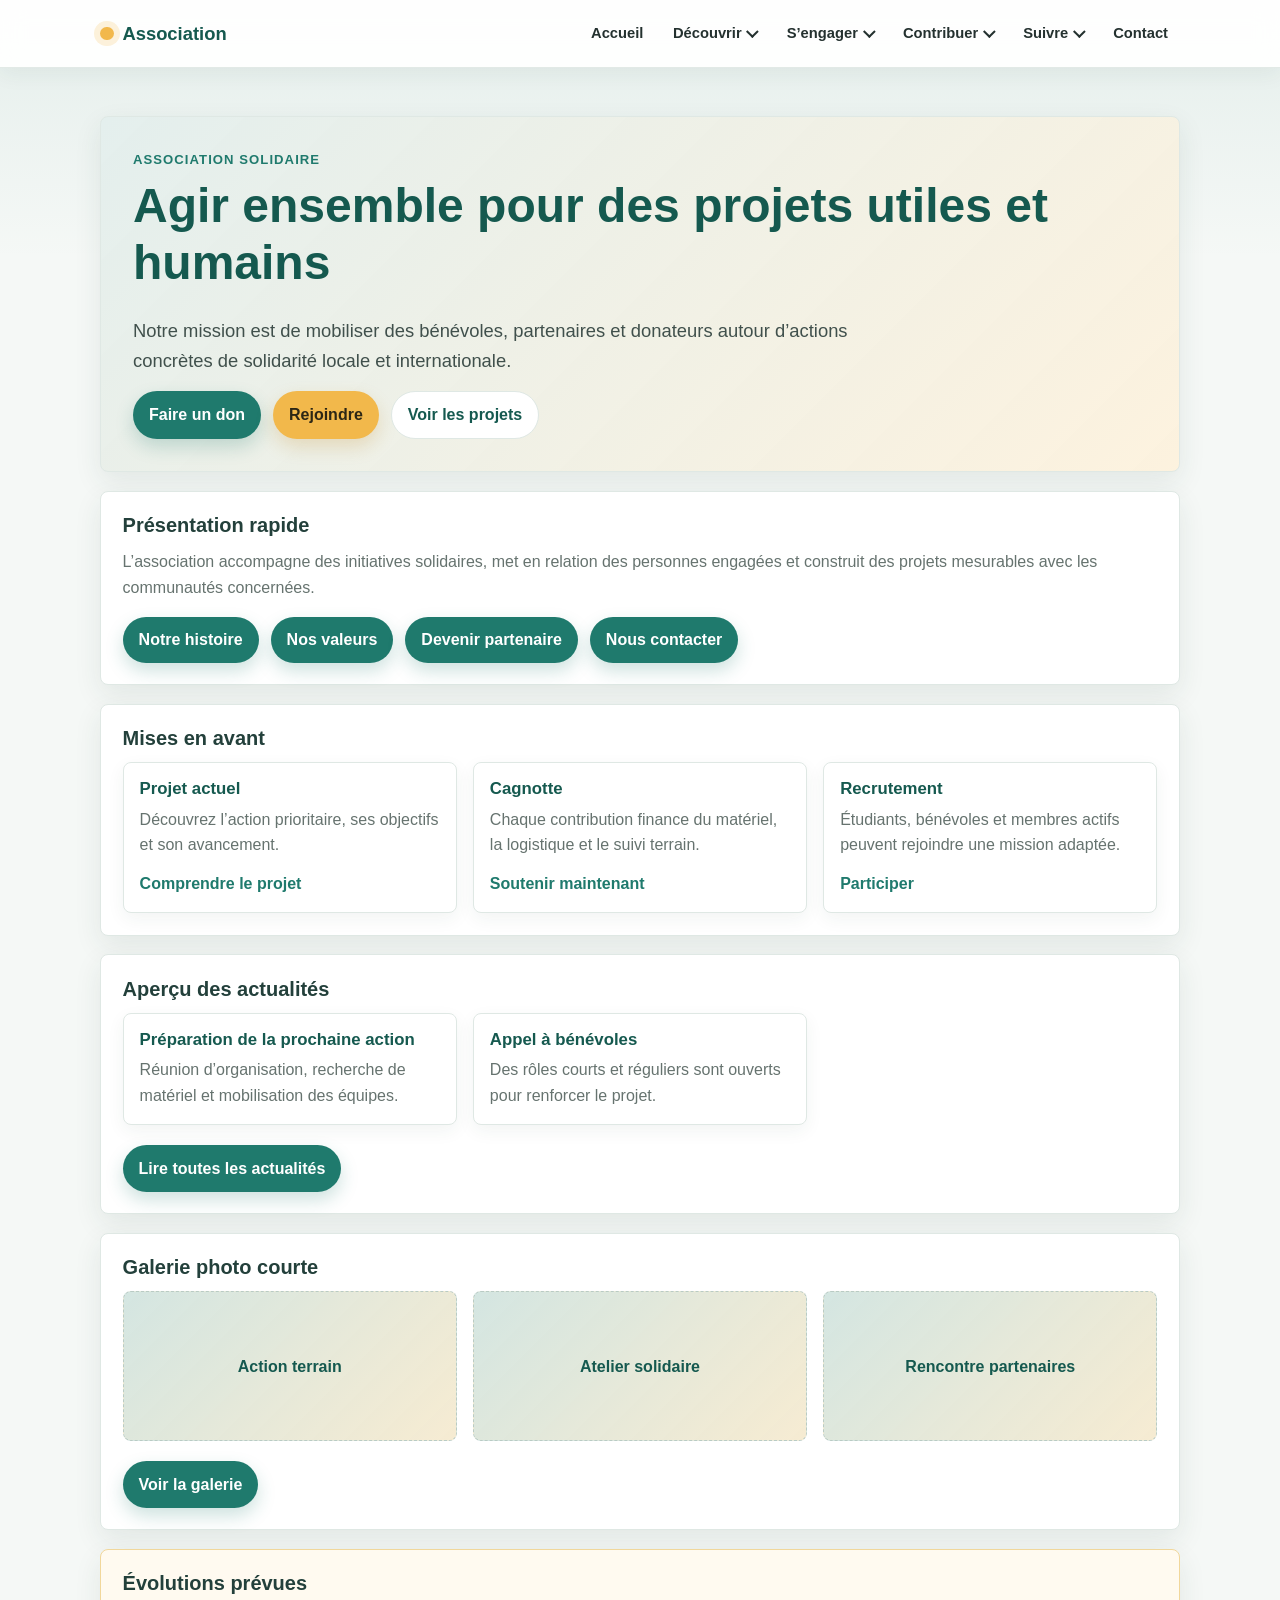
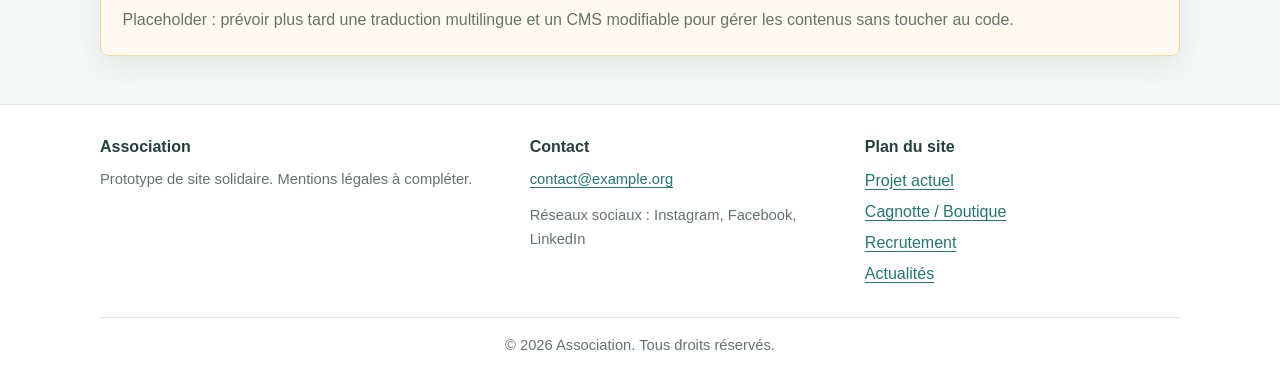
<file: index.html>
<!DOCTYPE html>
<html lang="fr">
<head>
    <meta charset="UTF-8">
    <meta name="viewport" content="width=device-width, initial-scale=1.0">
    <title>Accueil - Association</title>
    <link rel="stylesheet" href="css/style.css">
</head>
<body>
    <header class="site-header">
        <a class="site-logo" href="index.html">Association</a>
        <nav class="site-nav" aria-label="Navigation principale">
            <ul class="nav-list">
                <li><a href="index.html">Accueil</a></li>
                <li class="nav-item-dropdown">
                    <a href="projet-actuel.html">Découvrir</a>
                    <ul class="dropdown-menu">
                        <li><a href="projet-actuel.html">Projet actuel</a></li>
                        <li><a href="historique.html">Historique</a></li>
                        <li><a href="valeurs-solidarite.html">Valeurs &amp; Solidarité</a></li>
                        <li><a href="photos-galerie.html">Photos / Galerie</a></li>
                    </ul>
                </li>
                <li class="nav-item-dropdown">
                    <a href="recrutement.html">S’engager</a>
                    <ul class="dropdown-menu">
                        <li><a href="recrutement.html">Recrutement</a></li>
                        <li><a href="partenariats.html">Partenariats</a></li>
                    </ul>
                </li>
                <li class="nav-item-dropdown">
                    <a href="cagnotte-boutique.html">Contribuer</a>
                    <ul class="dropdown-menu">
                        <li><a href="cagnotte-boutique.html">Cagnotte / Boutique</a></li>
                    </ul>
                </li>
                <li class="nav-item-dropdown">
                    <a href="actualites.html">Suivre</a>
                    <ul class="dropdown-menu">
                        <li><a href="actualites.html">Actualités</a></li>
                    </ul>
                </li>
                <li><a href="contact.html">Contact</a></li>
            </ul>
        </nav>
    </header>

    <main>
        <section class="hero">
            <p class="eyebrow">Association solidaire</p>
            <h1>Agir ensemble pour des projets utiles et humains</h1>
            <p class="lead">Notre mission est de mobiliser des bénévoles, partenaires et donateurs autour d’actions concrètes de solidarité locale et internationale.</p>
            <div class="cta-row">
                <a class="button" href="cagnotte-boutique.html">Faire un don</a>
                <a class="button button-secondary" href="recrutement.html">Rejoindre</a>
                <a class="button button-light" href="projet-actuel.html">Voir les projets</a>
            </div>
        </section>

        <section>
            <h2>Présentation rapide</h2>
            <p>L’association accompagne des initiatives solidaires, met en relation des personnes engagées et construit des projets mesurables avec les communautés concernées.</p>
            <div class="quick-links">
                <a href="historique.html">Notre histoire</a>
                <a href="valeurs-solidarite.html">Nos valeurs</a>
                <a href="partenariats.html">Devenir partenaire</a>
                <a href="contact.html">Nous contacter</a>
            </div>
        </section>

        <section>
            <h2>Mises en avant</h2>
            <div class="card-grid">
                <article class="card">
                    <h3>Projet actuel</h3>
                    <p>Découvrez l’action prioritaire, ses objectifs et son avancement.</p>
                    <a href="projet-actuel.html">Comprendre le projet</a>
                </article>
                <article class="card">
                    <h3>Cagnotte</h3>
                    <p>Chaque contribution finance du matériel, la logistique et le suivi terrain.</p>
                    <a href="cagnotte-boutique.html">Soutenir maintenant</a>
                </article>
                <article class="card">
                    <h3>Recrutement</h3>
                    <p>Étudiants, bénévoles et membres actifs peuvent rejoindre une mission adaptée.</p>
                    <a href="recrutement.html">Participer</a>
                </article>
            </div>
        </section>

        <section>
            <h2>Aperçu des actualités</h2>
            <div class="card-grid">
                <article class="card">
                    <h3>Préparation de la prochaine action</h3>
                    <p>Réunion d’organisation, recherche de matériel et mobilisation des équipes.</p>
                </article>
                <article class="card">
                    <h3>Appel à bénévoles</h3>
                    <p>Des rôles courts et réguliers sont ouverts pour renforcer le projet.</p>
                </article>
            </div>
            <p><a href="actualites.html">Lire toutes les actualités</a></p>
        </section>

        <section>
            <h2>Galerie photo courte</h2>
            <div class="gallery-preview">
                <div class="photo-placeholder">Action terrain</div>
                <div class="photo-placeholder">Atelier solidaire</div>
                <div class="photo-placeholder">Rencontre partenaires</div>
            </div>
            <p><a href="photos-galerie.html">Voir la galerie</a></p>
        </section>

        <section class="notice">
            <h2>Évolutions prévues</h2>
            <p>Placeholder : prévoir plus tard une traduction multilingue et un CMS modifiable pour gérer les contenus sans toucher au code.</p>
        </section>
    </main>

    <footer class="site-footer">
        <div class="footer-grid">
            <div>
                <h2>Association</h2>
                <p>Prototype de site solidaire. Mentions légales à compléter.</p>
            </div>
            <div>
                <h2>Contact</h2>
                <p><a href="contact.html">contact@example.org</a></p>
                <p>Réseaux sociaux : Instagram, Facebook, LinkedIn</p>
            </div>
            <div>
                <h2>Plan du site</h2>
                <ul class="footer-links">
                    <li><a href="projet-actuel.html">Projet actuel</a></li>
                    <li><a href="cagnotte-boutique.html">Cagnotte / Boutique</a></li>
                    <li><a href="recrutement.html">Recrutement</a></li>
                    <li><a href="actualites.html">Actualités</a></li>
                </ul>
            </div>
        </div>
        <p class="footer-bottom">&copy; 2026 Association. Tous droits réservés.</p>
    </footer>
</body>
</html>
</file>
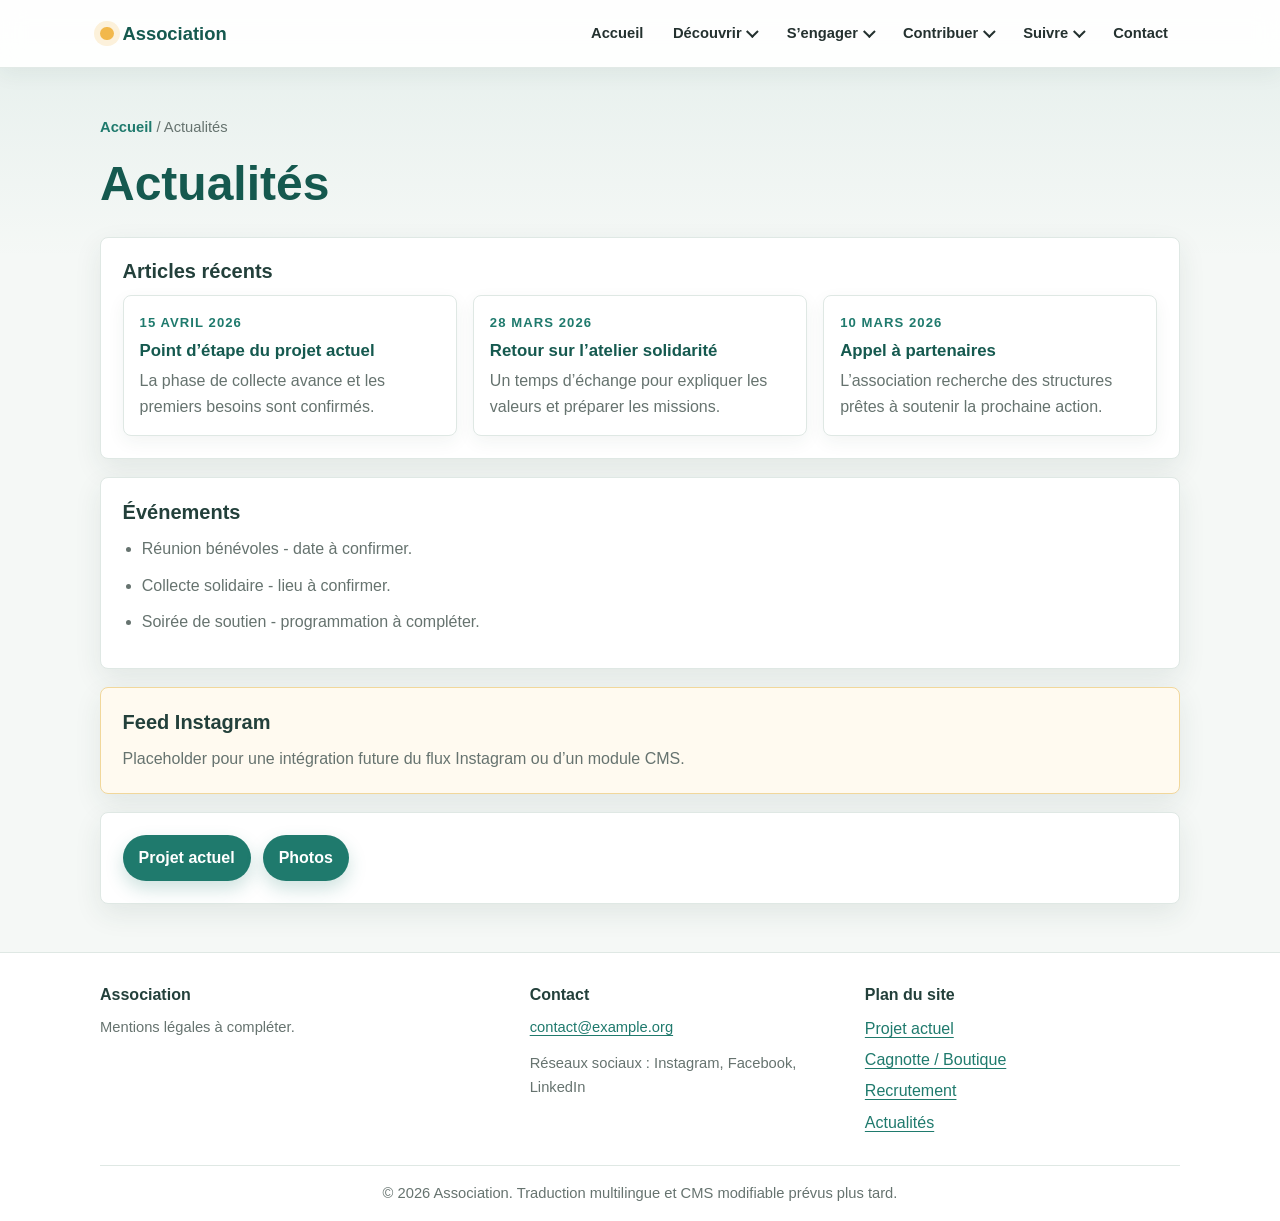
<file: actualites.html>
<!DOCTYPE html>
<html lang="fr">
<head>
    <meta charset="UTF-8">
    <meta name="viewport" content="width=device-width, initial-scale=1.0">
    <title>Actualités - Association</title>
    <link rel="stylesheet" href="css/style.css">
</head>
<body>
    <header class="site-header">
        <a class="site-logo" href="index.html">Association</a>
        <nav class="site-nav" aria-label="Navigation principale">
            <ul class="nav-list">
                <li><a href="index.html">Accueil</a></li>
                <li class="nav-item-dropdown"><a href="projet-actuel.html">Découvrir</a><ul class="dropdown-menu"><li><a href="projet-actuel.html">Projet actuel</a></li><li><a href="historique.html">Historique</a></li><li><a href="valeurs-solidarite.html">Valeurs &amp; Solidarité</a></li><li><a href="photos-galerie.html">Photos / Galerie</a></li></ul></li>
                <li class="nav-item-dropdown"><a href="recrutement.html">S’engager</a><ul class="dropdown-menu"><li><a href="recrutement.html">Recrutement</a></li><li><a href="partenariats.html">Partenariats</a></li></ul></li>
                <li class="nav-item-dropdown"><a href="cagnotte-boutique.html">Contribuer</a><ul class="dropdown-menu"><li><a href="cagnotte-boutique.html">Cagnotte / Boutique</a></li></ul></li>
                <li class="nav-item-dropdown"><a href="actualites.html">Suivre</a><ul class="dropdown-menu"><li><a href="actualites.html">Actualités</a></li></ul></li>
                <li><a href="contact.html">Contact</a></li>
            </ul>
        </nav>
    </header>

    <main>
        <nav class="breadcrumb" aria-label="Fil d’Ariane"><a href="index.html">Accueil</a> / Actualités</nav>
        <h1>Actualités</h1>

        <section>
            <h2>Articles récents</h2>
            <div class="card-grid">
                <article class="card"><p class="eyebrow">15 avril 2026</p><h3>Point d’étape du projet actuel</h3><p>La phase de collecte avance et les premiers besoins sont confirmés.</p></article>
                <article class="card"><p class="eyebrow">28 mars 2026</p><h3>Retour sur l’atelier solidarité</h3><p>Un temps d’échange pour expliquer les valeurs et préparer les missions.</p></article>
                <article class="card"><p class="eyebrow">10 mars 2026</p><h3>Appel à partenaires</h3><p>L’association recherche des structures prêtes à soutenir la prochaine action.</p></article>
            </div>
        </section>

        <section>
            <h2>Événements</h2>
            <ul class="clean-list">
                <li>Réunion bénévoles - date à confirmer.</li>
                <li>Collecte solidaire - lieu à confirmer.</li>
                <li>Soirée de soutien - programmation à compléter.</li>
            </ul>
        </section>

        <section class="embed-placeholder">
            <h2>Feed Instagram</h2>
            <p>Placeholder pour une intégration future du flux Instagram ou d’un module CMS.</p>
        </section>

        <section class="quick-links"><a href="projet-actuel.html">Projet actuel</a><a href="photos-galerie.html">Photos</a></section>
    </main>

    <footer class="site-footer"><div class="footer-grid"><div><h2>Association</h2><p>Mentions légales à compléter.</p></div><div><h2>Contact</h2><p><a href="contact.html">contact@example.org</a></p><p>Réseaux sociaux : Instagram, Facebook, LinkedIn</p></div><div><h2>Plan du site</h2><ul class="footer-links"><li><a href="projet-actuel.html">Projet actuel</a></li><li><a href="cagnotte-boutique.html">Cagnotte / Boutique</a></li><li><a href="recrutement.html">Recrutement</a></li><li><a href="actualites.html">Actualités</a></li></ul></div></div><p class="footer-bottom">&copy; 2026 Association. Traduction multilingue et CMS modifiable prévus plus tard.</p></footer>
</body>
</html>
</file>
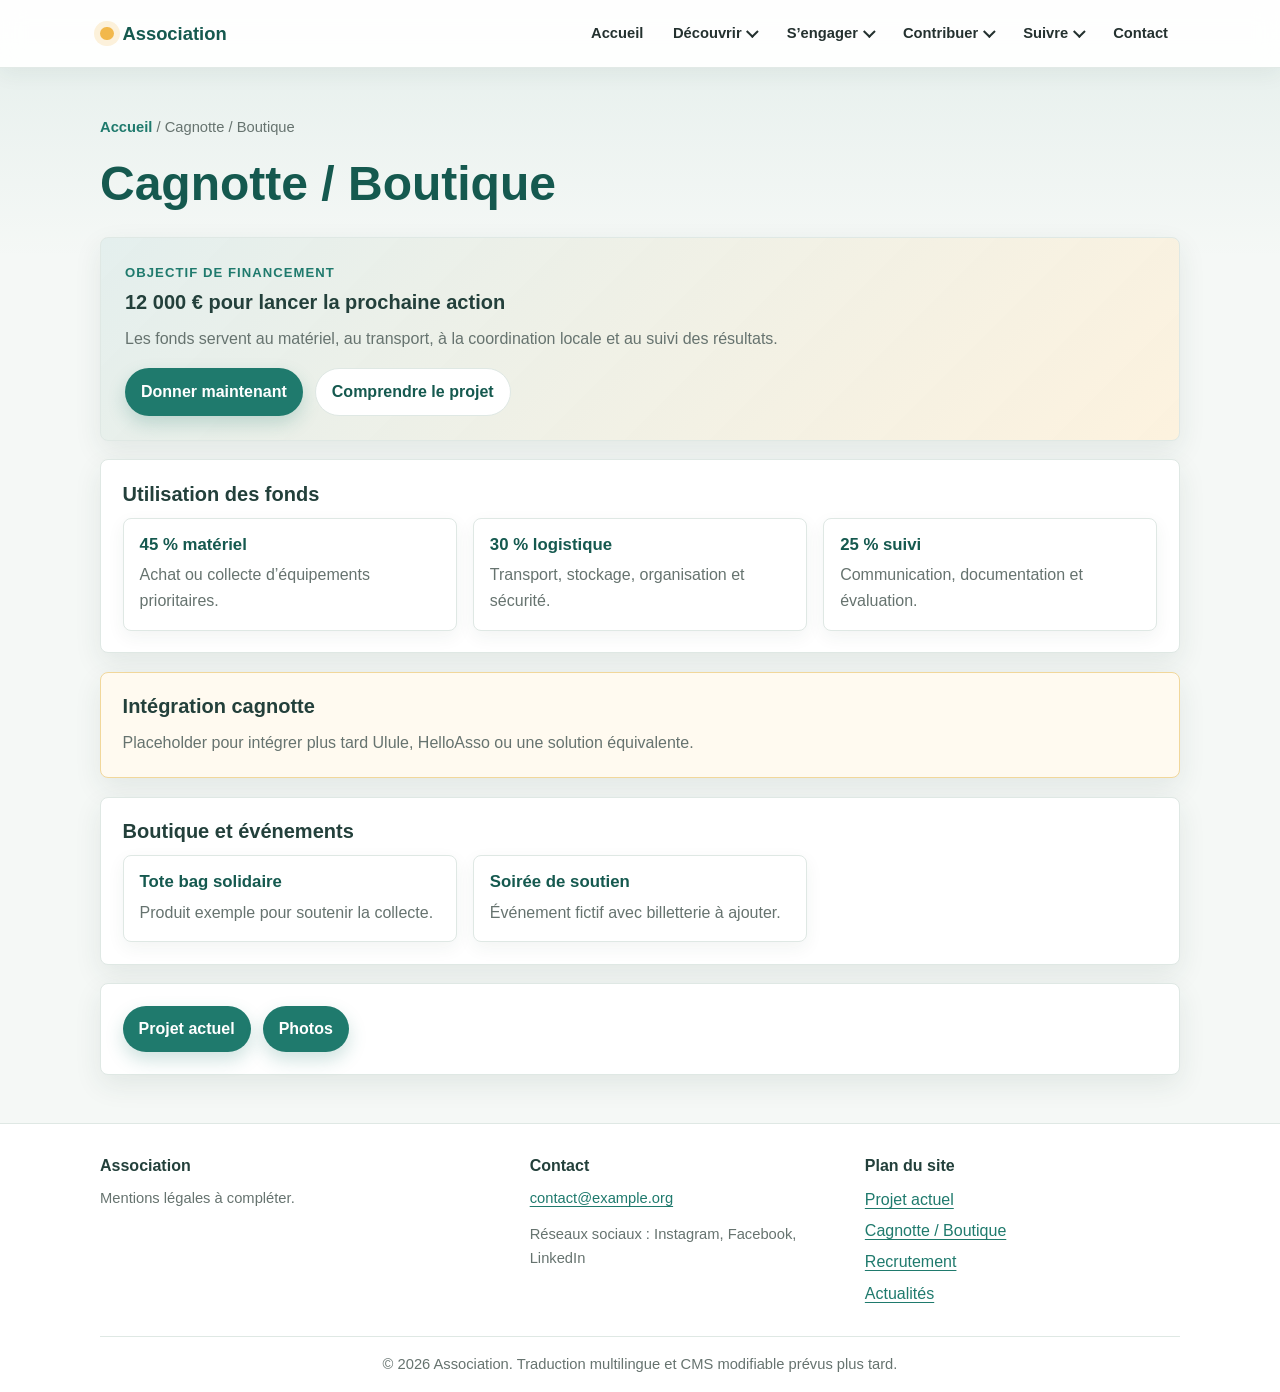
<file: cagnotte-boutique.html>
<!DOCTYPE html>
<html lang="fr">
<head>
    <meta charset="UTF-8">
    <meta name="viewport" content="width=device-width, initial-scale=1.0">
    <title>Cagnotte / Boutique - Association</title>
    <link rel="stylesheet" href="css/style.css">
</head>
<body>
    <header class="site-header">
        <a class="site-logo" href="index.html">Association</a>
        <nav class="site-nav" aria-label="Navigation principale">
            <ul class="nav-list">
                <li><a href="index.html">Accueil</a></li>
                <li class="nav-item-dropdown"><a href="projet-actuel.html">Découvrir</a><ul class="dropdown-menu"><li><a href="projet-actuel.html">Projet actuel</a></li><li><a href="historique.html">Historique</a></li><li><a href="valeurs-solidarite.html">Valeurs &amp; Solidarité</a></li><li><a href="photos-galerie.html">Photos / Galerie</a></li></ul></li>
                <li class="nav-item-dropdown"><a href="recrutement.html">S’engager</a><ul class="dropdown-menu"><li><a href="recrutement.html">Recrutement</a></li><li><a href="partenariats.html">Partenariats</a></li></ul></li>
                <li class="nav-item-dropdown"><a href="cagnotte-boutique.html">Contribuer</a><ul class="dropdown-menu"><li><a href="cagnotte-boutique.html">Cagnotte / Boutique</a></li></ul></li>
                <li class="nav-item-dropdown"><a href="actualites.html">Suivre</a><ul class="dropdown-menu"><li><a href="actualites.html">Actualités</a></li></ul></li>
                <li><a href="contact.html">Contact</a></li>
            </ul>
        </nav>
    </header>

    <main>
        <nav class="breadcrumb" aria-label="Fil d’Ariane"><a href="index.html">Accueil</a> / Cagnotte / Boutique</nav>
        <h1>Cagnotte / Boutique</h1>

        <section class="hero hero-compact">
            <p class="eyebrow">Objectif de financement</p>
            <h2>12 000 € pour lancer la prochaine action</h2>
            <p>Les fonds servent au matériel, au transport, à la coordination locale et au suivi des résultats.</p>
            <div class="cta-row"><a class="button" href="#">Donner maintenant</a><a class="button button-light" href="projet-actuel.html">Comprendre le projet</a></div>
        </section>

        <section>
            <h2>Utilisation des fonds</h2>
            <div class="card-grid">
                <article class="card"><h3>45 % matériel</h3><p>Achat ou collecte d’équipements prioritaires.</p></article>
                <article class="card"><h3>30 % logistique</h3><p>Transport, stockage, organisation et sécurité.</p></article>
                <article class="card"><h3>25 % suivi</h3><p>Communication, documentation et évaluation.</p></article>
            </div>
        </section>

        <section class="embed-placeholder">
            <h2>Intégration cagnotte</h2>
            <p>Placeholder pour intégrer plus tard Ulule, HelloAsso ou une solution équivalente.</p>
        </section>

        <section>
            <h2>Boutique et événements</h2>
            <div class="card-grid">
                <article class="card"><h3>Tote bag solidaire</h3><p>Produit exemple pour soutenir la collecte.</p></article>
                <article class="card"><h3>Soirée de soutien</h3><p>Événement fictif avec billetterie à ajouter.</p></article>
            </div>
        </section>

        <section class="quick-links"><a href="projet-actuel.html">Projet actuel</a><a href="photos-galerie.html">Photos</a></section>
    </main>

    <footer class="site-footer"><div class="footer-grid"><div><h2>Association</h2><p>Mentions légales à compléter.</p></div><div><h2>Contact</h2><p><a href="contact.html">contact@example.org</a></p><p>Réseaux sociaux : Instagram, Facebook, LinkedIn</p></div><div><h2>Plan du site</h2><ul class="footer-links"><li><a href="projet-actuel.html">Projet actuel</a></li><li><a href="cagnotte-boutique.html">Cagnotte / Boutique</a></li><li><a href="recrutement.html">Recrutement</a></li><li><a href="actualites.html">Actualités</a></li></ul></div></div><p class="footer-bottom">&copy; 2026 Association. Traduction multilingue et CMS modifiable prévus plus tard.</p></footer>
</body>
</html>
</file>
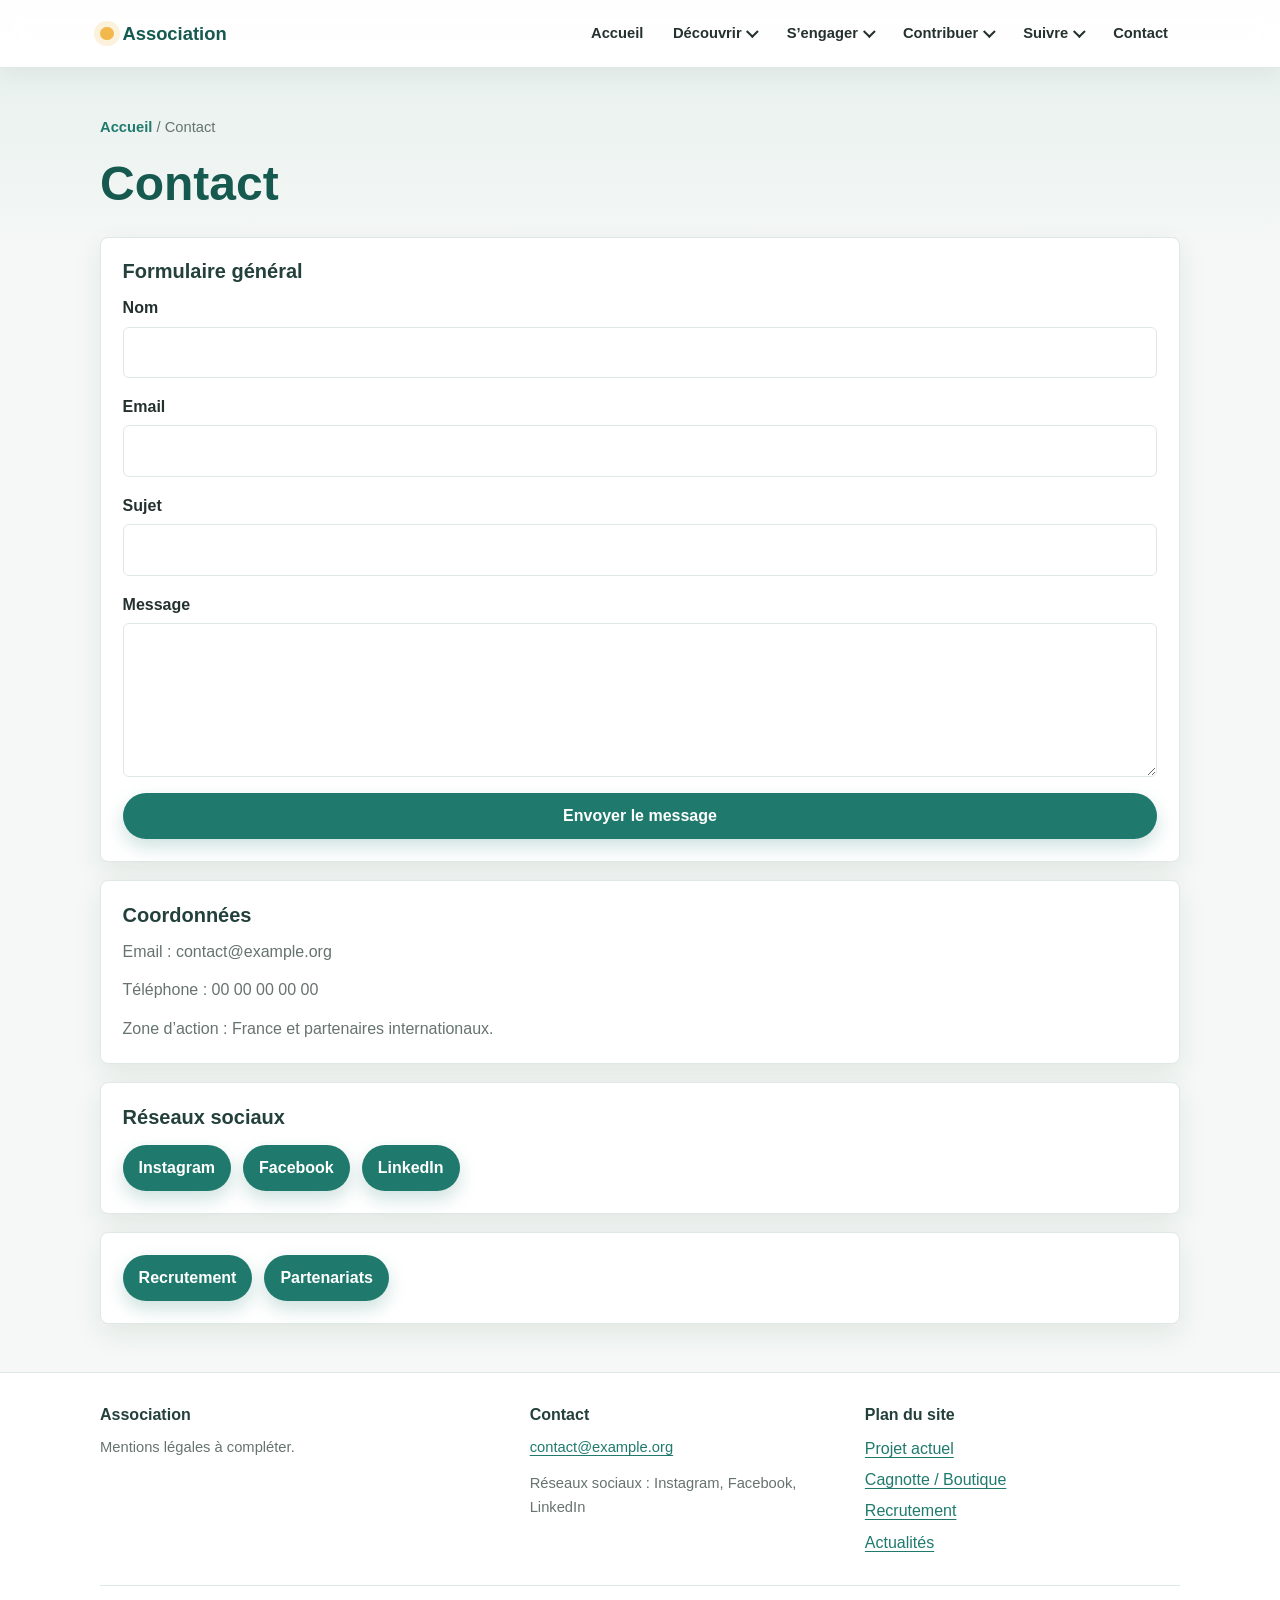
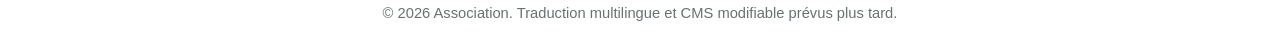
<file: contact.html>
<!DOCTYPE html>
<html lang="fr">
<head>
    <meta charset="UTF-8">
    <meta name="viewport" content="width=device-width, initial-scale=1.0">
    <title>Contact - Association</title>
    <link rel="stylesheet" href="css/style.css">
</head>
<body>
    <header class="site-header">
        <a class="site-logo" href="index.html">Association</a>
        <nav class="site-nav" aria-label="Navigation principale">
            <ul class="nav-list">
                <li><a href="index.html">Accueil</a></li>
                <li class="nav-item-dropdown"><a href="projet-actuel.html">Découvrir</a><ul class="dropdown-menu"><li><a href="projet-actuel.html">Projet actuel</a></li><li><a href="historique.html">Historique</a></li><li><a href="valeurs-solidarite.html">Valeurs &amp; Solidarité</a></li><li><a href="photos-galerie.html">Photos / Galerie</a></li></ul></li>
                <li class="nav-item-dropdown"><a href="recrutement.html">S’engager</a><ul class="dropdown-menu"><li><a href="recrutement.html">Recrutement</a></li><li><a href="partenariats.html">Partenariats</a></li></ul></li>
                <li class="nav-item-dropdown"><a href="cagnotte-boutique.html">Contribuer</a><ul class="dropdown-menu"><li><a href="cagnotte-boutique.html">Cagnotte / Boutique</a></li></ul></li>
                <li class="nav-item-dropdown"><a href="actualites.html">Suivre</a><ul class="dropdown-menu"><li><a href="actualites.html">Actualités</a></li></ul></li>
                <li><a href="contact.html">Contact</a></li>
            </ul>
        </nav>
    </header>

    <main>
        <nav class="breadcrumb" aria-label="Fil d’Ariane"><a href="index.html">Accueil</a> / Contact</nav>
        <h1>Contact</h1>

        <section>
            <h2>Formulaire général</h2>
            <form class="form-simple" action="#" method="post">
                <label>Nom <input type="text" name="nom"></label>
                <label>Email <input type="email" name="email"></label>
                <label>Sujet <input type="text" name="sujet"></label>
                <label>Message <textarea name="message" rows="5"></textarea></label>
                <button class="button" type="submit">Envoyer le message</button>
            </form>
        </section>

        <section>
            <h2>Coordonnées</h2>
            <p>Email : contact@example.org</p>
            <p>Téléphone : 00 00 00 00 00</p>
            <p>Zone d’action : France et partenaires internationaux.</p>
        </section>

        <section>
            <h2>Réseaux sociaux</h2>
            <div class="quick-links"><a href="#">Instagram</a><a href="#">Facebook</a><a href="#">LinkedIn</a></div>
        </section>

        <section class="quick-links"><a href="recrutement.html">Recrutement</a><a href="partenariats.html">Partenariats</a></section>
    </main>

    <footer class="site-footer"><div class="footer-grid"><div><h2>Association</h2><p>Mentions légales à compléter.</p></div><div><h2>Contact</h2><p><a href="contact.html">contact@example.org</a></p><p>Réseaux sociaux : Instagram, Facebook, LinkedIn</p></div><div><h2>Plan du site</h2><ul class="footer-links"><li><a href="projet-actuel.html">Projet actuel</a></li><li><a href="cagnotte-boutique.html">Cagnotte / Boutique</a></li><li><a href="recrutement.html">Recrutement</a></li><li><a href="actualites.html">Actualités</a></li></ul></div></div><p class="footer-bottom">&copy; 2026 Association. Traduction multilingue et CMS modifiable prévus plus tard.</p></footer>
</body>
</html>
</file>
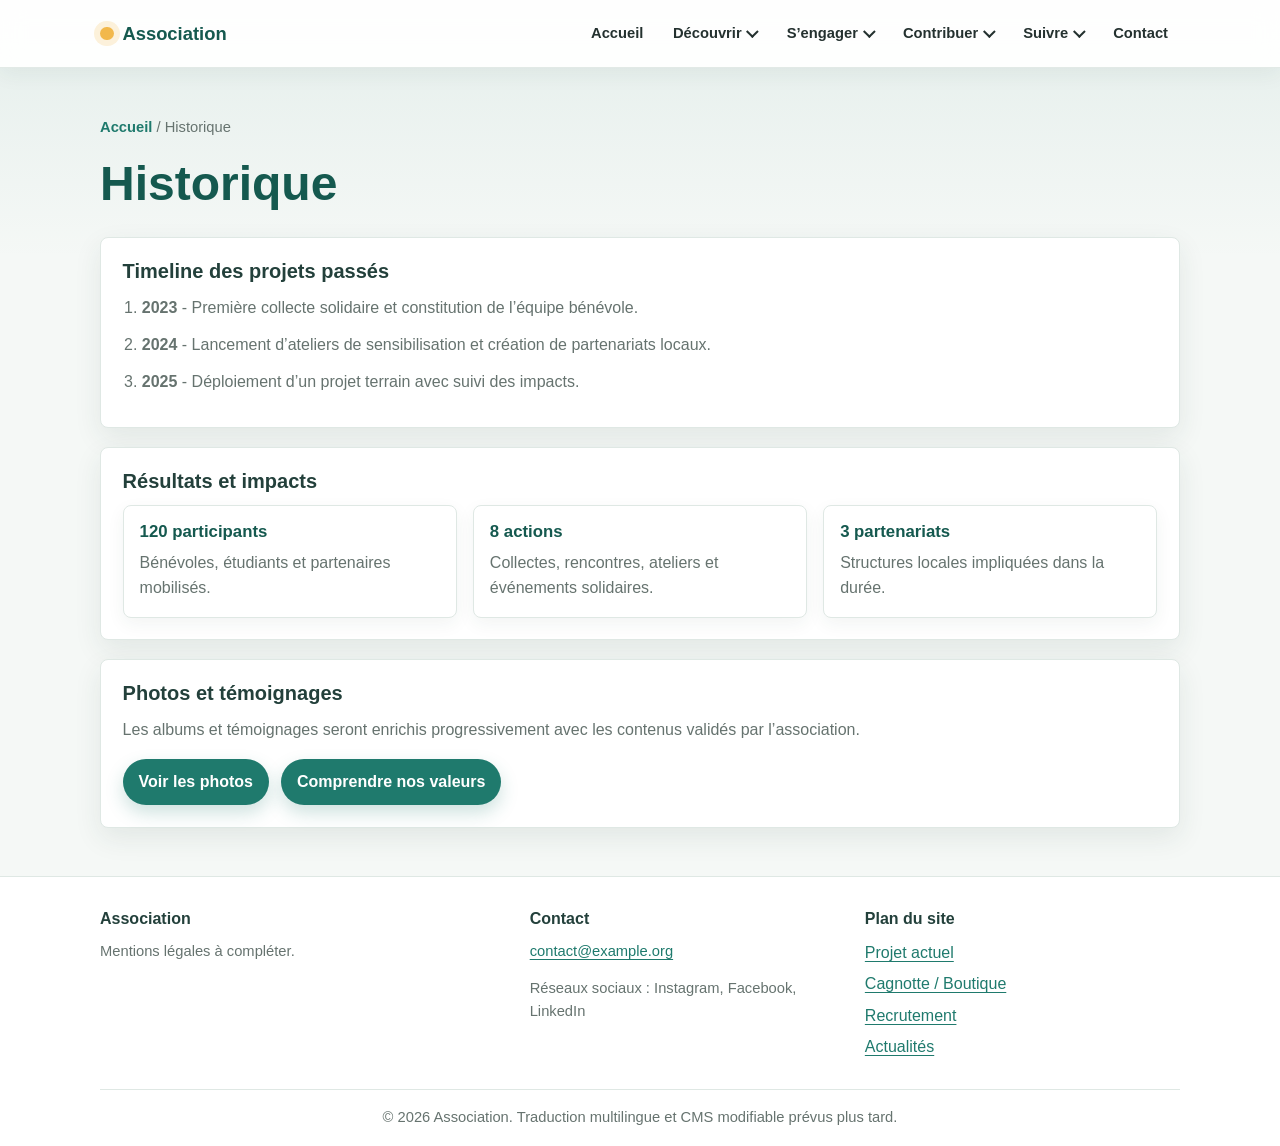
<file: historique.html>
<!DOCTYPE html>
<html lang="fr">
<head>
    <meta charset="UTF-8">
    <meta name="viewport" content="width=device-width, initial-scale=1.0">
    <title>Historique - Association</title>
    <link rel="stylesheet" href="css/style.css">
</head>
<body>
    <header class="site-header">
        <a class="site-logo" href="index.html">Association</a>
        <nav class="site-nav" aria-label="Navigation principale">
            <ul class="nav-list">
                <li><a href="index.html">Accueil</a></li>
                <li class="nav-item-dropdown"><a href="projet-actuel.html">Découvrir</a><ul class="dropdown-menu"><li><a href="projet-actuel.html">Projet actuel</a></li><li><a href="historique.html">Historique</a></li><li><a href="valeurs-solidarite.html">Valeurs &amp; Solidarité</a></li><li><a href="photos-galerie.html">Photos / Galerie</a></li></ul></li>
                <li class="nav-item-dropdown"><a href="recrutement.html">S’engager</a><ul class="dropdown-menu"><li><a href="recrutement.html">Recrutement</a></li><li><a href="partenariats.html">Partenariats</a></li></ul></li>
                <li class="nav-item-dropdown"><a href="cagnotte-boutique.html">Contribuer</a><ul class="dropdown-menu"><li><a href="cagnotte-boutique.html">Cagnotte / Boutique</a></li></ul></li>
                <li class="nav-item-dropdown"><a href="actualites.html">Suivre</a><ul class="dropdown-menu"><li><a href="actualites.html">Actualités</a></li></ul></li>
                <li><a href="contact.html">Contact</a></li>
            </ul>
        </nav>
    </header>

    <main>
        <nav class="breadcrumb" aria-label="Fil d’Ariane"><a href="index.html">Accueil</a> / Historique</nav>
        <h1>Historique</h1>

        <section>
            <h2>Timeline des projets passés</h2>
            <ol class="timeline">
                <li><strong>2023</strong> - Première collecte solidaire et constitution de l’équipe bénévole.</li>
                <li><strong>2024</strong> - Lancement d’ateliers de sensibilisation et création de partenariats locaux.</li>
                <li><strong>2025</strong> - Déploiement d’un projet terrain avec suivi des impacts.</li>
            </ol>
        </section>

        <section>
            <h2>Résultats et impacts</h2>
            <div class="card-grid">
                <article class="card"><h3>120 participants</h3><p>Bénévoles, étudiants et partenaires mobilisés.</p></article>
                <article class="card"><h3>8 actions</h3><p>Collectes, rencontres, ateliers et événements solidaires.</p></article>
                <article class="card"><h3>3 partenariats</h3><p>Structures locales impliquées dans la durée.</p></article>
            </div>
        </section>

        <section>
            <h2>Photos et témoignages</h2>
            <p>Les albums et témoignages seront enrichis progressivement avec les contenus validés par l’association.</p>
            <div class="quick-links">
                <a href="photos-galerie.html">Voir les photos</a>
                <a href="valeurs-solidarite.html">Comprendre nos valeurs</a>
            </div>
        </section>
    </main>

    <footer class="site-footer">
        <div class="footer-grid"><div><h2>Association</h2><p>Mentions légales à compléter.</p></div><div><h2>Contact</h2><p><a href="contact.html">contact@example.org</a></p><p>Réseaux sociaux : Instagram, Facebook, LinkedIn</p></div><div><h2>Plan du site</h2><ul class="footer-links"><li><a href="projet-actuel.html">Projet actuel</a></li><li><a href="cagnotte-boutique.html">Cagnotte / Boutique</a></li><li><a href="recrutement.html">Recrutement</a></li><li><a href="actualites.html">Actualités</a></li></ul></div></div>
        <p class="footer-bottom">&copy; 2026 Association. Traduction multilingue et CMS modifiable prévus plus tard.</p>
    </footer>
</body>
</html>
</file>
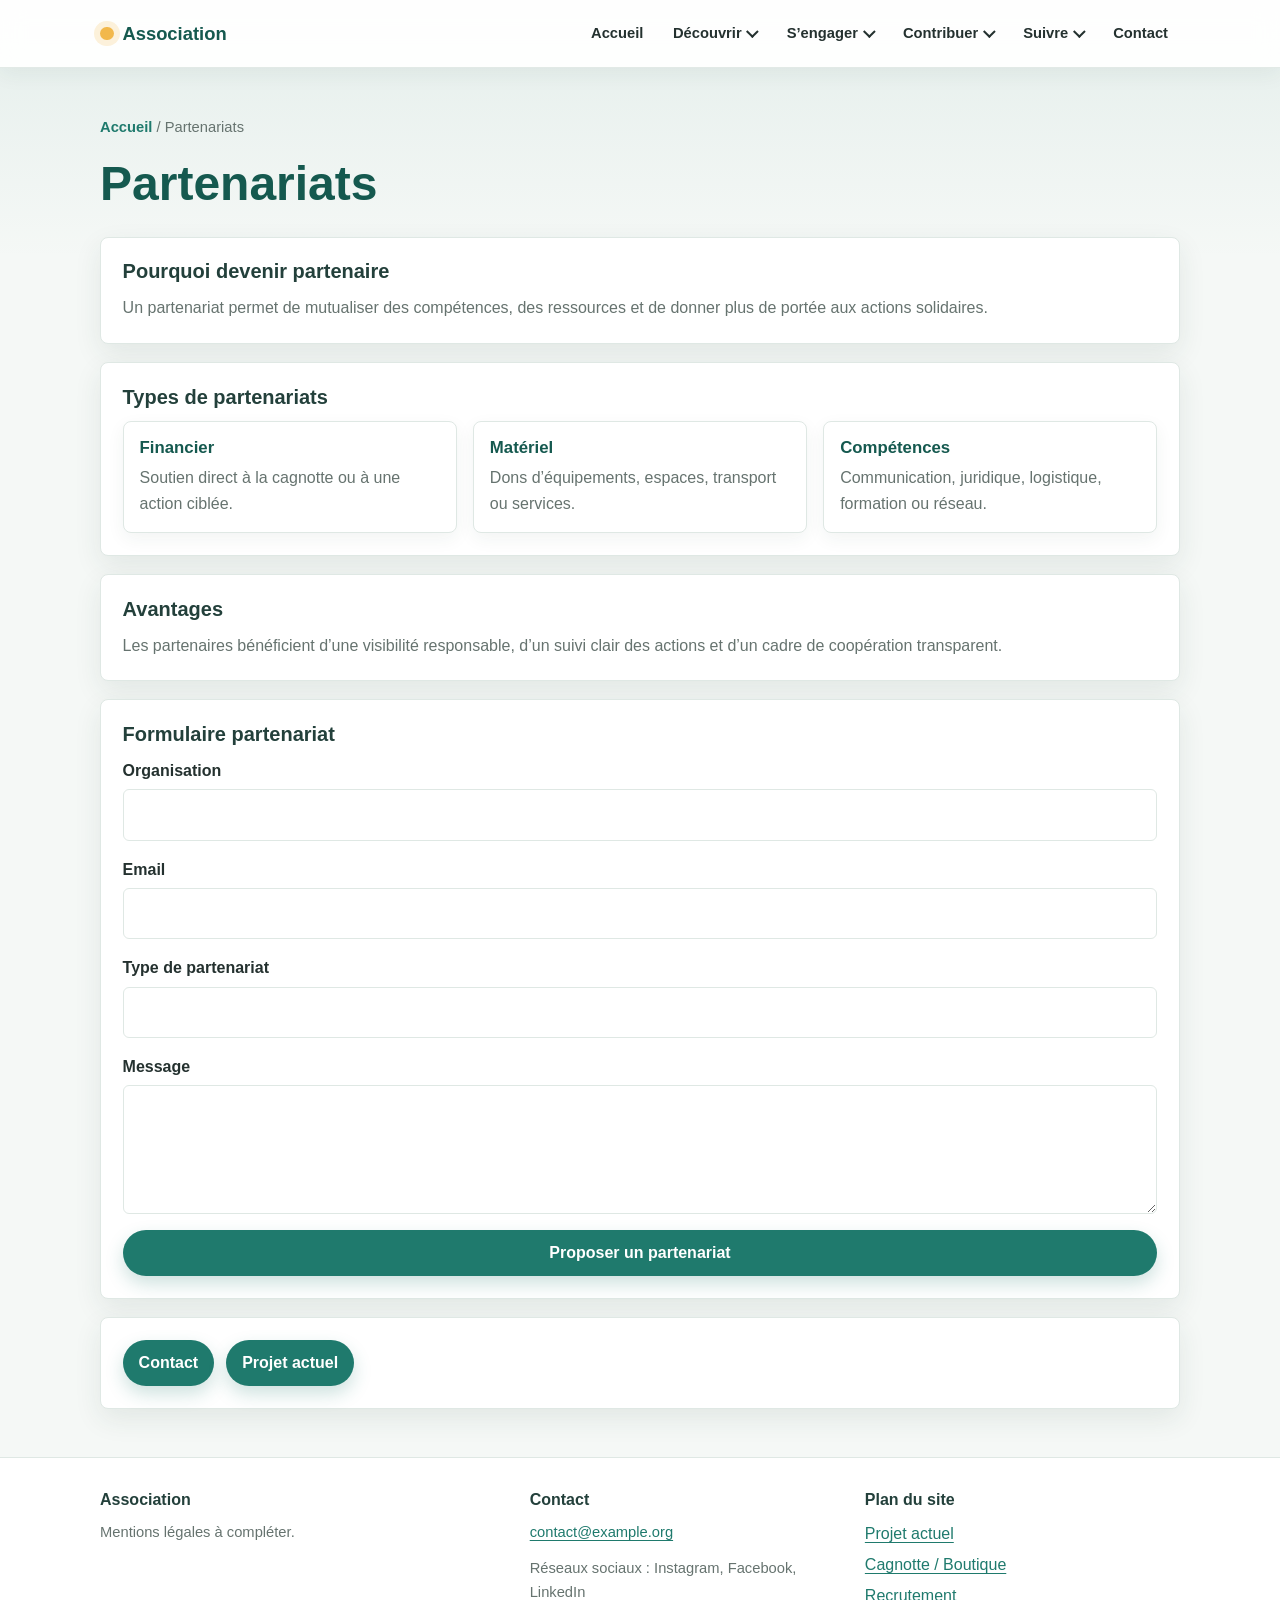
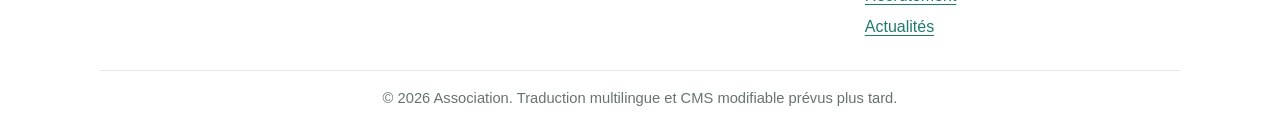
<file: partenariats.html>
<!DOCTYPE html>
<html lang="fr">
<head>
    <meta charset="UTF-8">
    <meta name="viewport" content="width=device-width, initial-scale=1.0">
    <title>Partenariats - Association</title>
    <link rel="stylesheet" href="css/style.css">
</head>
<body>
    <header class="site-header">
        <a class="site-logo" href="index.html">Association</a>
        <nav class="site-nav" aria-label="Navigation principale">
            <ul class="nav-list">
                <li><a href="index.html">Accueil</a></li>
                <li class="nav-item-dropdown"><a href="projet-actuel.html">Découvrir</a><ul class="dropdown-menu"><li><a href="projet-actuel.html">Projet actuel</a></li><li><a href="historique.html">Historique</a></li><li><a href="valeurs-solidarite.html">Valeurs &amp; Solidarité</a></li><li><a href="photos-galerie.html">Photos / Galerie</a></li></ul></li>
                <li class="nav-item-dropdown"><a href="recrutement.html">S’engager</a><ul class="dropdown-menu"><li><a href="recrutement.html">Recrutement</a></li><li><a href="partenariats.html">Partenariats</a></li></ul></li>
                <li class="nav-item-dropdown"><a href="cagnotte-boutique.html">Contribuer</a><ul class="dropdown-menu"><li><a href="cagnotte-boutique.html">Cagnotte / Boutique</a></li></ul></li>
                <li class="nav-item-dropdown"><a href="actualites.html">Suivre</a><ul class="dropdown-menu"><li><a href="actualites.html">Actualités</a></li></ul></li>
                <li><a href="contact.html">Contact</a></li>
            </ul>
        </nav>
    </header>

    <main>
        <nav class="breadcrumb" aria-label="Fil d’Ariane"><a href="index.html">Accueil</a> / Partenariats</nav>
        <h1>Partenariats</h1>

        <section>
            <h2>Pourquoi devenir partenaire</h2>
            <p>Un partenariat permet de mutualiser des compétences, des ressources et de donner plus de portée aux actions solidaires.</p>
        </section>

        <section>
            <h2>Types de partenariats</h2>
            <div class="card-grid">
                <article class="card"><h3>Financier</h3><p>Soutien direct à la cagnotte ou à une action ciblée.</p></article>
                <article class="card"><h3>Matériel</h3><p>Dons d’équipements, espaces, transport ou services.</p></article>
                <article class="card"><h3>Compétences</h3><p>Communication, juridique, logistique, formation ou réseau.</p></article>
            </div>
        </section>

        <section>
            <h2>Avantages</h2>
            <p>Les partenaires bénéficient d’une visibilité responsable, d’un suivi clair des actions et d’un cadre de coopération transparent.</p>
        </section>

        <section>
            <h2>Formulaire partenariat</h2>
            <form class="form-simple" action="#" method="post">
                <label>Organisation <input type="text" name="organisation"></label>
                <label>Email <input type="email" name="email"></label>
                <label>Type de partenariat <input type="text" name="type"></label>
                <label>Message <textarea name="message" rows="4"></textarea></label>
                <button class="button" type="submit">Proposer un partenariat</button>
            </form>
        </section>

        <section class="quick-links"><a href="contact.html">Contact</a><a href="projet-actuel.html">Projet actuel</a></section>
    </main>

    <footer class="site-footer"><div class="footer-grid"><div><h2>Association</h2><p>Mentions légales à compléter.</p></div><div><h2>Contact</h2><p><a href="contact.html">contact@example.org</a></p><p>Réseaux sociaux : Instagram, Facebook, LinkedIn</p></div><div><h2>Plan du site</h2><ul class="footer-links"><li><a href="projet-actuel.html">Projet actuel</a></li><li><a href="cagnotte-boutique.html">Cagnotte / Boutique</a></li><li><a href="recrutement.html">Recrutement</a></li><li><a href="actualites.html">Actualités</a></li></ul></div></div><p class="footer-bottom">&copy; 2026 Association. Traduction multilingue et CMS modifiable prévus plus tard.</p></footer>
</body>
</html>
</file>
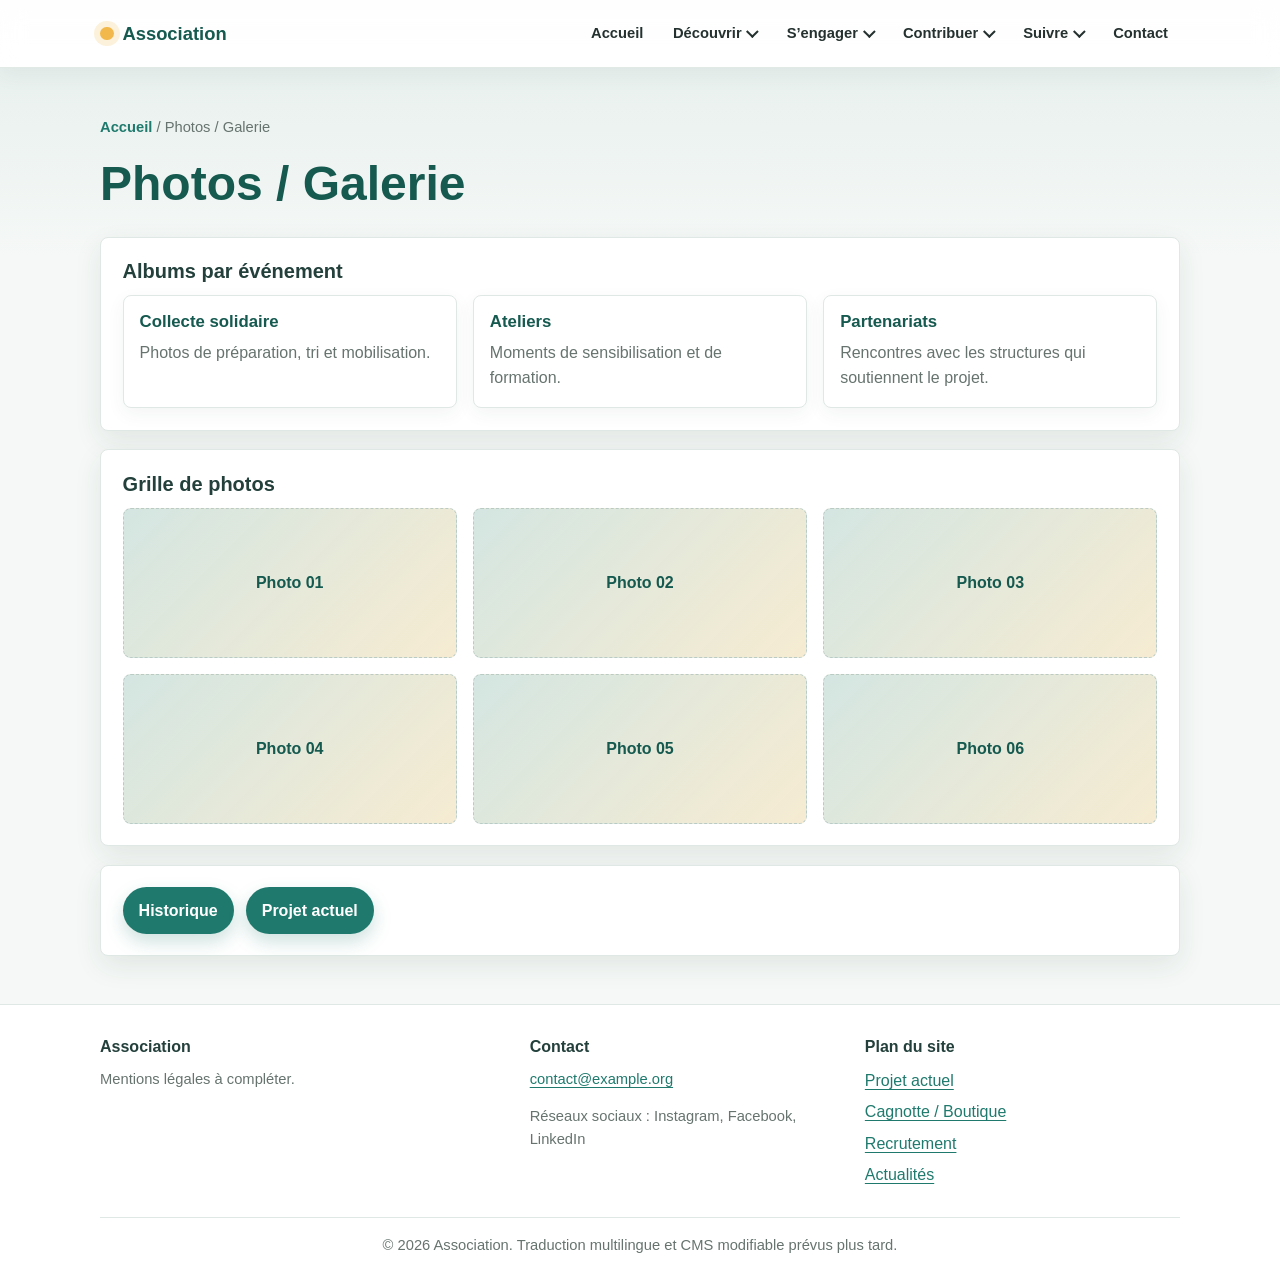
<file: photos-galerie.html>
<!DOCTYPE html>
<html lang="fr">
<head>
    <meta charset="UTF-8">
    <meta name="viewport" content="width=device-width, initial-scale=1.0">
    <title>Photos / Galerie - Association</title>
    <link rel="stylesheet" href="css/style.css">
</head>
<body>
    <header class="site-header">
        <a class="site-logo" href="index.html">Association</a>
        <nav class="site-nav" aria-label="Navigation principale">
            <ul class="nav-list">
                <li><a href="index.html">Accueil</a></li>
                <li class="nav-item-dropdown"><a href="projet-actuel.html">Découvrir</a><ul class="dropdown-menu"><li><a href="projet-actuel.html">Projet actuel</a></li><li><a href="historique.html">Historique</a></li><li><a href="valeurs-solidarite.html">Valeurs &amp; Solidarité</a></li><li><a href="photos-galerie.html">Photos / Galerie</a></li></ul></li>
                <li class="nav-item-dropdown"><a href="recrutement.html">S’engager</a><ul class="dropdown-menu"><li><a href="recrutement.html">Recrutement</a></li><li><a href="partenariats.html">Partenariats</a></li></ul></li>
                <li class="nav-item-dropdown"><a href="cagnotte-boutique.html">Contribuer</a><ul class="dropdown-menu"><li><a href="cagnotte-boutique.html">Cagnotte / Boutique</a></li></ul></li>
                <li class="nav-item-dropdown"><a href="actualites.html">Suivre</a><ul class="dropdown-menu"><li><a href="actualites.html">Actualités</a></li></ul></li>
                <li><a href="contact.html">Contact</a></li>
            </ul>
        </nav>
    </header>

    <main>
        <nav class="breadcrumb" aria-label="Fil d’Ariane"><a href="index.html">Accueil</a> / Photos / Galerie</nav>
        <h1>Photos / Galerie</h1>

        <section>
            <h2>Albums par événement</h2>
            <div class="card-grid">
                <article class="card"><h3>Collecte solidaire</h3><p>Photos de préparation, tri et mobilisation.</p></article>
                <article class="card"><h3>Ateliers</h3><p>Moments de sensibilisation et de formation.</p></article>
                <article class="card"><h3>Partenariats</h3><p>Rencontres avec les structures qui soutiennent le projet.</p></article>
            </div>
        </section>

        <section>
            <h2>Grille de photos</h2>
            <div class="gallery-preview gallery-large">
                <div class="photo-placeholder">Photo 01</div>
                <div class="photo-placeholder">Photo 02</div>
                <div class="photo-placeholder">Photo 03</div>
                <div class="photo-placeholder">Photo 04</div>
                <div class="photo-placeholder">Photo 05</div>
                <div class="photo-placeholder">Photo 06</div>
            </div>
        </section>

        <section class="quick-links"><a href="historique.html">Historique</a><a href="projet-actuel.html">Projet actuel</a></section>
    </main>

    <footer class="site-footer"><div class="footer-grid"><div><h2>Association</h2><p>Mentions légales à compléter.</p></div><div><h2>Contact</h2><p><a href="contact.html">contact@example.org</a></p><p>Réseaux sociaux : Instagram, Facebook, LinkedIn</p></div><div><h2>Plan du site</h2><ul class="footer-links"><li><a href="projet-actuel.html">Projet actuel</a></li><li><a href="cagnotte-boutique.html">Cagnotte / Boutique</a></li><li><a href="recrutement.html">Recrutement</a></li><li><a href="actualites.html">Actualités</a></li></ul></div></div><p class="footer-bottom">&copy; 2026 Association. Traduction multilingue et CMS modifiable prévus plus tard.</p></footer>
</body>
</html>
</file>
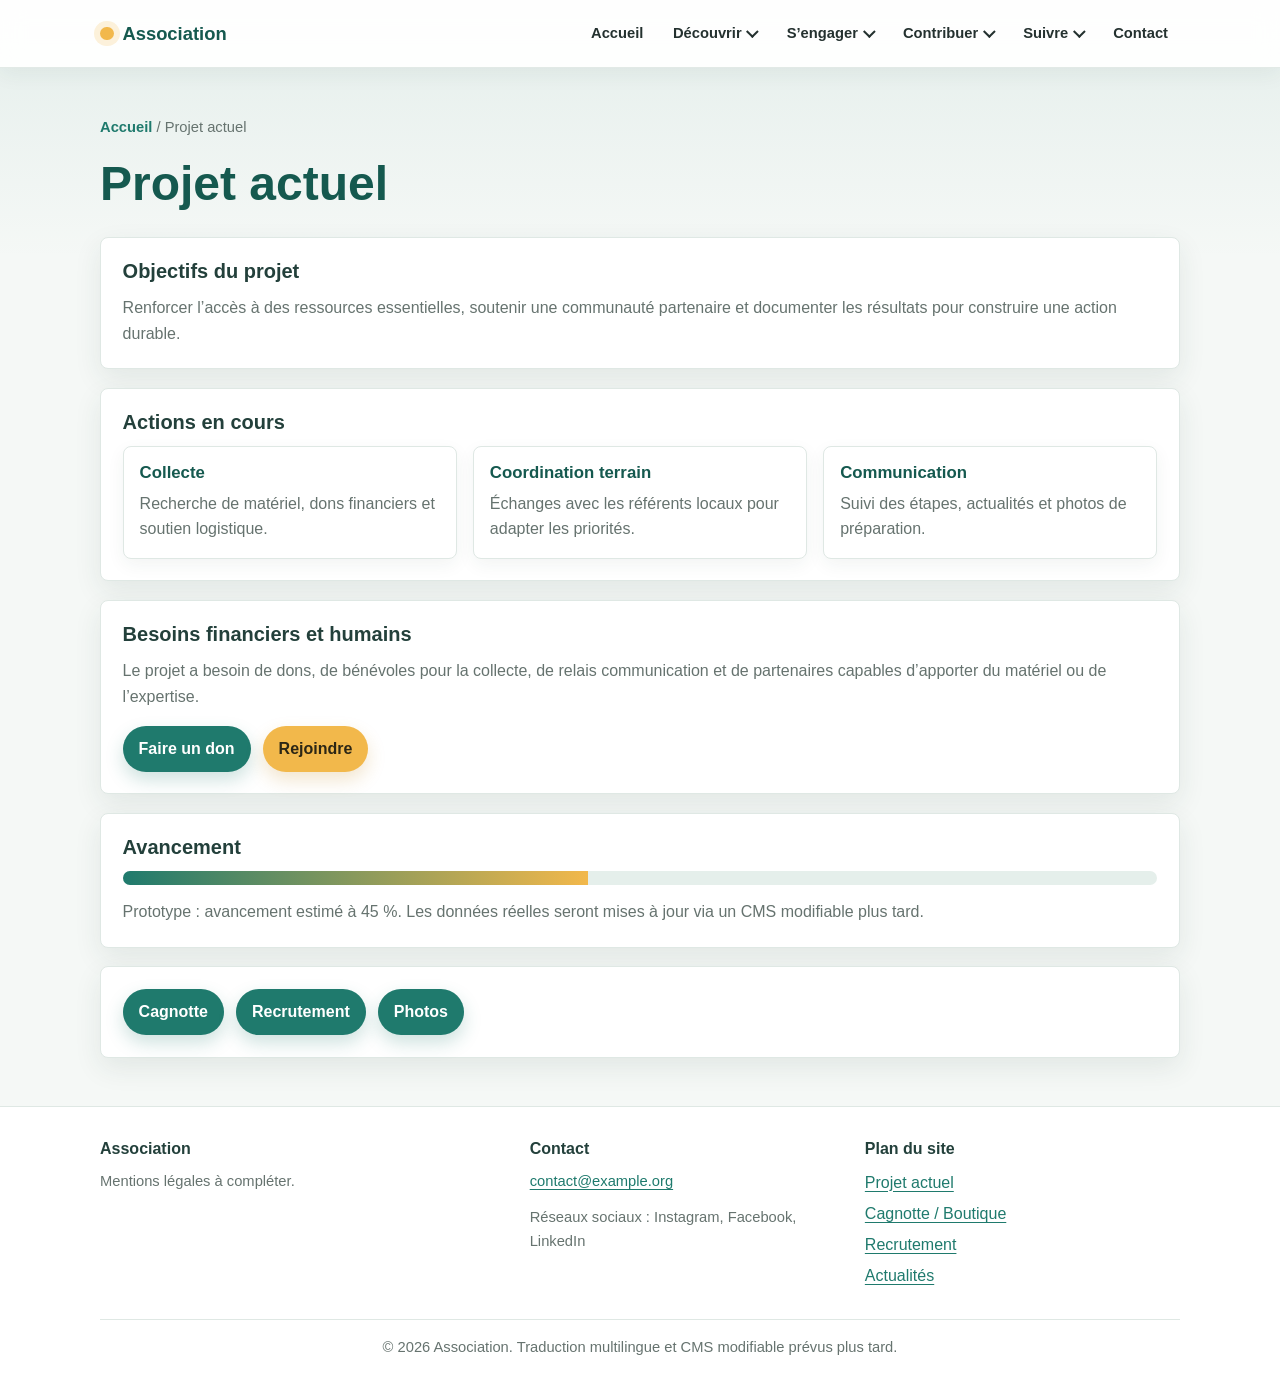
<file: projet-actuel.html>
<!DOCTYPE html>
<html lang="fr">
<head>
    <meta charset="UTF-8">
    <meta name="viewport" content="width=device-width, initial-scale=1.0">
    <title>Projet actuel - Association</title>
    <link rel="stylesheet" href="css/style.css">
</head>
<body>
    <header class="site-header">
        <a class="site-logo" href="index.html">Association</a>
        <nav class="site-nav" aria-label="Navigation principale">
            <ul class="nav-list">
                <li><a href="index.html">Accueil</a></li>
                <li class="nav-item-dropdown"><a href="projet-actuel.html">Découvrir</a><ul class="dropdown-menu"><li><a href="projet-actuel.html">Projet actuel</a></li><li><a href="historique.html">Historique</a></li><li><a href="valeurs-solidarite.html">Valeurs &amp; Solidarité</a></li><li><a href="photos-galerie.html">Photos / Galerie</a></li></ul></li>
                <li class="nav-item-dropdown"><a href="recrutement.html">S’engager</a><ul class="dropdown-menu"><li><a href="recrutement.html">Recrutement</a></li><li><a href="partenariats.html">Partenariats</a></li></ul></li>
                <li class="nav-item-dropdown"><a href="cagnotte-boutique.html">Contribuer</a><ul class="dropdown-menu"><li><a href="cagnotte-boutique.html">Cagnotte / Boutique</a></li></ul></li>
                <li class="nav-item-dropdown"><a href="actualites.html">Suivre</a><ul class="dropdown-menu"><li><a href="actualites.html">Actualités</a></li></ul></li>
                <li><a href="contact.html">Contact</a></li>
            </ul>
        </nav>
    </header>

    <main>
        <nav class="breadcrumb" aria-label="Fil d’Ariane"><a href="index.html">Accueil</a> / Projet actuel</nav>
        <h1>Projet actuel</h1>

        <section>
            <h2>Objectifs du projet</h2>
            <p>Renforcer l’accès à des ressources essentielles, soutenir une communauté partenaire et documenter les résultats pour construire une action durable.</p>
        </section>

        <section>
            <h2>Actions en cours</h2>
            <div class="card-grid">
                <article class="card"><h3>Collecte</h3><p>Recherche de matériel, dons financiers et soutien logistique.</p></article>
                <article class="card"><h3>Coordination terrain</h3><p>Échanges avec les référents locaux pour adapter les priorités.</p></article>
                <article class="card"><h3>Communication</h3><p>Suivi des étapes, actualités et photos de préparation.</p></article>
            </div>
        </section>

        <section>
            <h2>Besoins financiers et humains</h2>
            <p>Le projet a besoin de dons, de bénévoles pour la collecte, de relais communication et de partenaires capables d’apporter du matériel ou de l’expertise.</p>
            <div class="cta-row">
                <a class="button" href="cagnotte-boutique.html">Faire un don</a>
                <a class="button button-secondary" href="recrutement.html">Rejoindre</a>
            </div>
        </section>

        <section>
            <h2>Avancement</h2>
            <div class="progress"><span style="width: 45%"></span></div>
            <p>Prototype : avancement estimé à 45 %. Les données réelles seront mises à jour via un CMS modifiable plus tard.</p>
        </section>

        <section class="quick-links">
            <a href="cagnotte-boutique.html">Cagnotte</a>
            <a href="recrutement.html">Recrutement</a>
            <a href="photos-galerie.html">Photos</a>
        </section>
    </main>

    <footer class="site-footer">
        <div class="footer-grid"><div><h2>Association</h2><p>Mentions légales à compléter.</p></div><div><h2>Contact</h2><p><a href="contact.html">contact@example.org</a></p><p>Réseaux sociaux : Instagram, Facebook, LinkedIn</p></div><div><h2>Plan du site</h2><ul class="footer-links"><li><a href="projet-actuel.html">Projet actuel</a></li><li><a href="cagnotte-boutique.html">Cagnotte / Boutique</a></li><li><a href="recrutement.html">Recrutement</a></li><li><a href="actualites.html">Actualités</a></li></ul></div></div>
        <p class="footer-bottom">&copy; 2026 Association. Traduction multilingue et CMS modifiable prévus plus tard.</p>
    </footer>
</body>
</html>
</file>
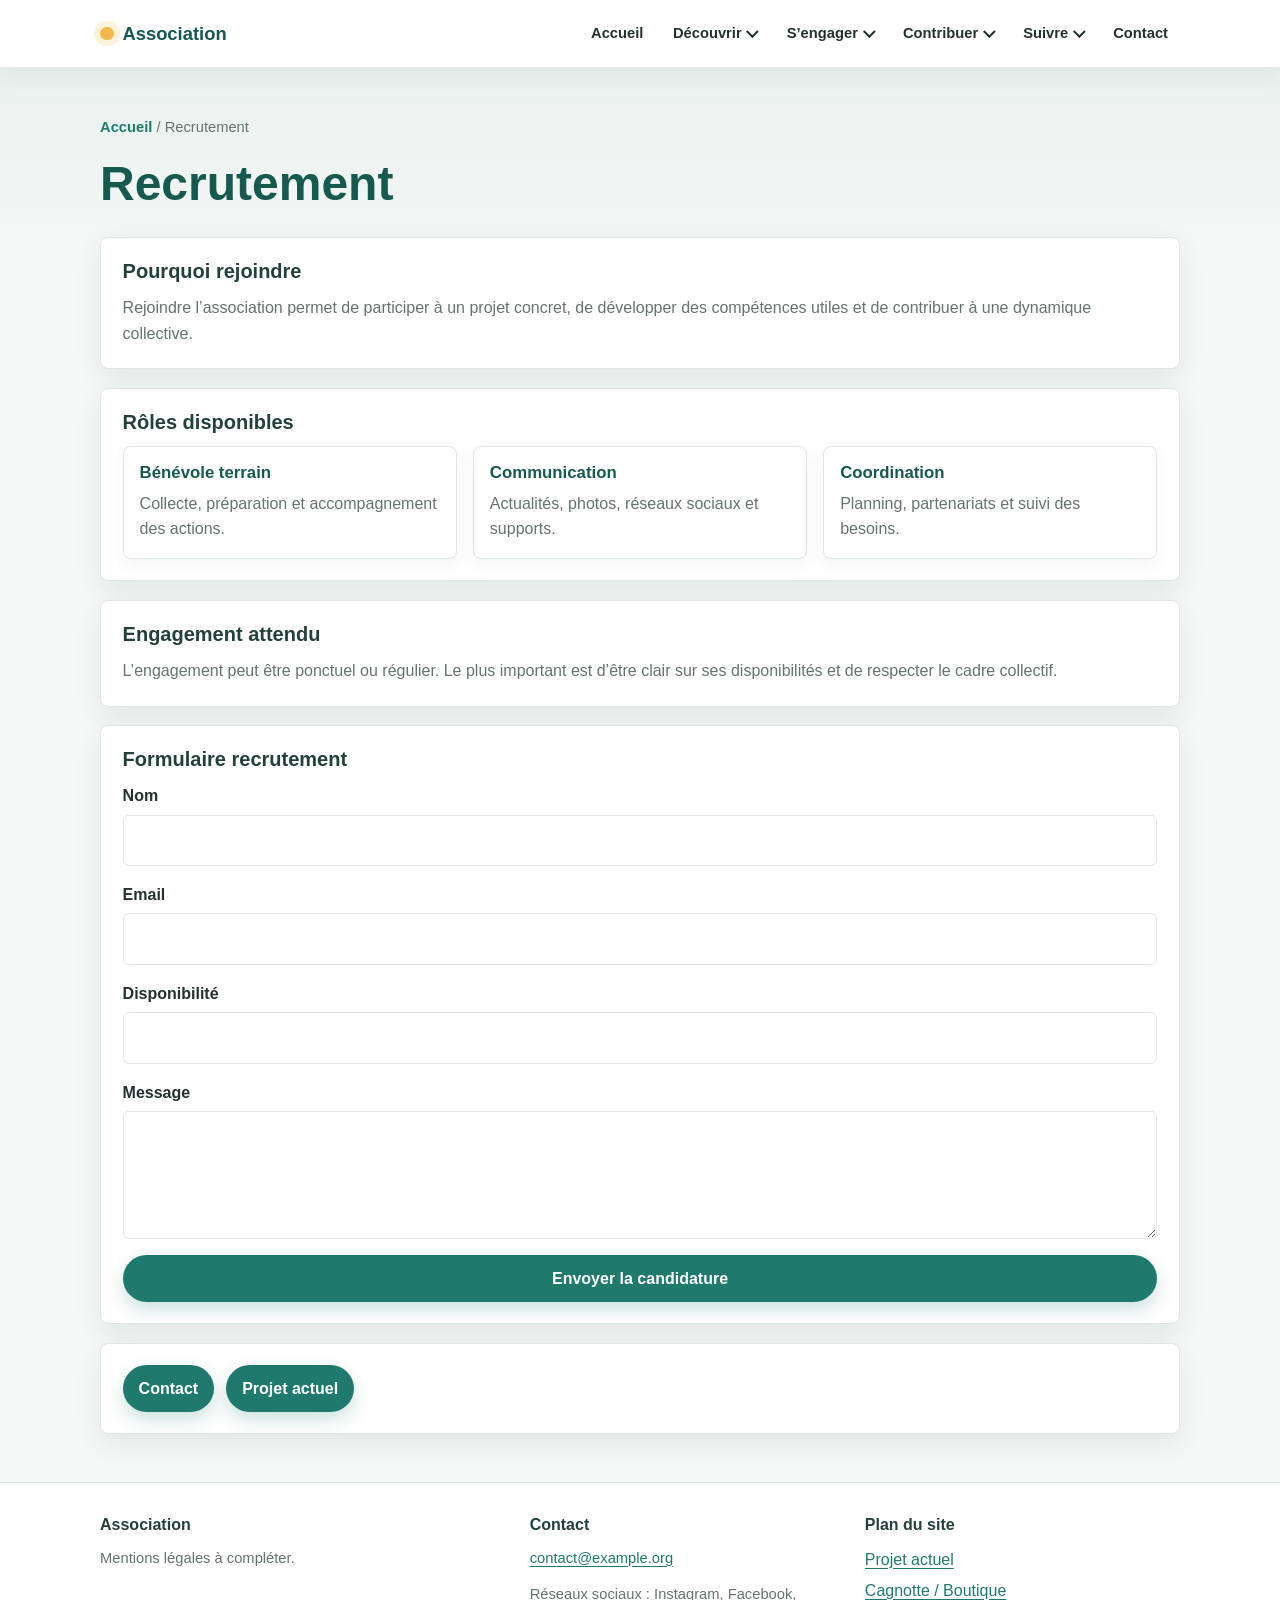
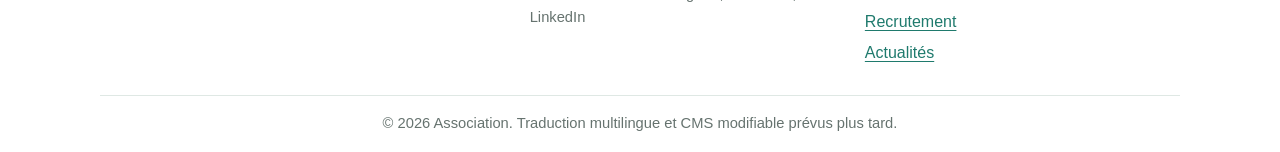
<file: recrutement.html>
<!DOCTYPE html>
<html lang="fr">
<head>
    <meta charset="UTF-8">
    <meta name="viewport" content="width=device-width, initial-scale=1.0">
    <title>Recrutement - Association</title>
    <link rel="stylesheet" href="css/style.css">
</head>
<body>
    <header class="site-header">
        <a class="site-logo" href="index.html">Association</a>
        <nav class="site-nav" aria-label="Navigation principale">
            <ul class="nav-list">
                <li><a href="index.html">Accueil</a></li>
                <li class="nav-item-dropdown"><a href="projet-actuel.html">Découvrir</a><ul class="dropdown-menu"><li><a href="projet-actuel.html">Projet actuel</a></li><li><a href="historique.html">Historique</a></li><li><a href="valeurs-solidarite.html">Valeurs &amp; Solidarité</a></li><li><a href="photos-galerie.html">Photos / Galerie</a></li></ul></li>
                <li class="nav-item-dropdown"><a href="recrutement.html">S’engager</a><ul class="dropdown-menu"><li><a href="recrutement.html">Recrutement</a></li><li><a href="partenariats.html">Partenariats</a></li></ul></li>
                <li class="nav-item-dropdown"><a href="cagnotte-boutique.html">Contribuer</a><ul class="dropdown-menu"><li><a href="cagnotte-boutique.html">Cagnotte / Boutique</a></li></ul></li>
                <li class="nav-item-dropdown"><a href="actualites.html">Suivre</a><ul class="dropdown-menu"><li><a href="actualites.html">Actualités</a></li></ul></li>
                <li><a href="contact.html">Contact</a></li>
            </ul>
        </nav>
    </header>

    <main>
        <nav class="breadcrumb" aria-label="Fil d’Ariane"><a href="index.html">Accueil</a> / Recrutement</nav>
        <h1>Recrutement</h1>

        <section>
            <h2>Pourquoi rejoindre</h2>
            <p>Rejoindre l’association permet de participer à un projet concret, de développer des compétences utiles et de contribuer à une dynamique collective.</p>
        </section>

        <section>
            <h2>Rôles disponibles</h2>
            <div class="card-grid">
                <article class="card"><h3>Bénévole terrain</h3><p>Collecte, préparation et accompagnement des actions.</p></article>
                <article class="card"><h3>Communication</h3><p>Actualités, photos, réseaux sociaux et supports.</p></article>
                <article class="card"><h3>Coordination</h3><p>Planning, partenariats et suivi des besoins.</p></article>
            </div>
        </section>

        <section>
            <h2>Engagement attendu</h2>
            <p>L’engagement peut être ponctuel ou régulier. Le plus important est d’être clair sur ses disponibilités et de respecter le cadre collectif.</p>
        </section>

        <section>
            <h2>Formulaire recrutement</h2>
            <form class="form-simple" action="#" method="post">
                <label>Nom <input type="text" name="nom"></label>
                <label>Email <input type="email" name="email"></label>
                <label>Disponibilité <input type="text" name="disponibilite"></label>
                <label>Message <textarea name="message" rows="4"></textarea></label>
                <button class="button" type="submit">Envoyer la candidature</button>
            </form>
        </section>

        <section class="quick-links"><a href="contact.html">Contact</a><a href="projet-actuel.html">Projet actuel</a></section>
    </main>

    <footer class="site-footer"><div class="footer-grid"><div><h2>Association</h2><p>Mentions légales à compléter.</p></div><div><h2>Contact</h2><p><a href="contact.html">contact@example.org</a></p><p>Réseaux sociaux : Instagram, Facebook, LinkedIn</p></div><div><h2>Plan du site</h2><ul class="footer-links"><li><a href="projet-actuel.html">Projet actuel</a></li><li><a href="cagnotte-boutique.html">Cagnotte / Boutique</a></li><li><a href="recrutement.html">Recrutement</a></li><li><a href="actualites.html">Actualités</a></li></ul></div></div><p class="footer-bottom">&copy; 2026 Association. Traduction multilingue et CMS modifiable prévus plus tard.</p></footer>
</body>
</html>
</file>
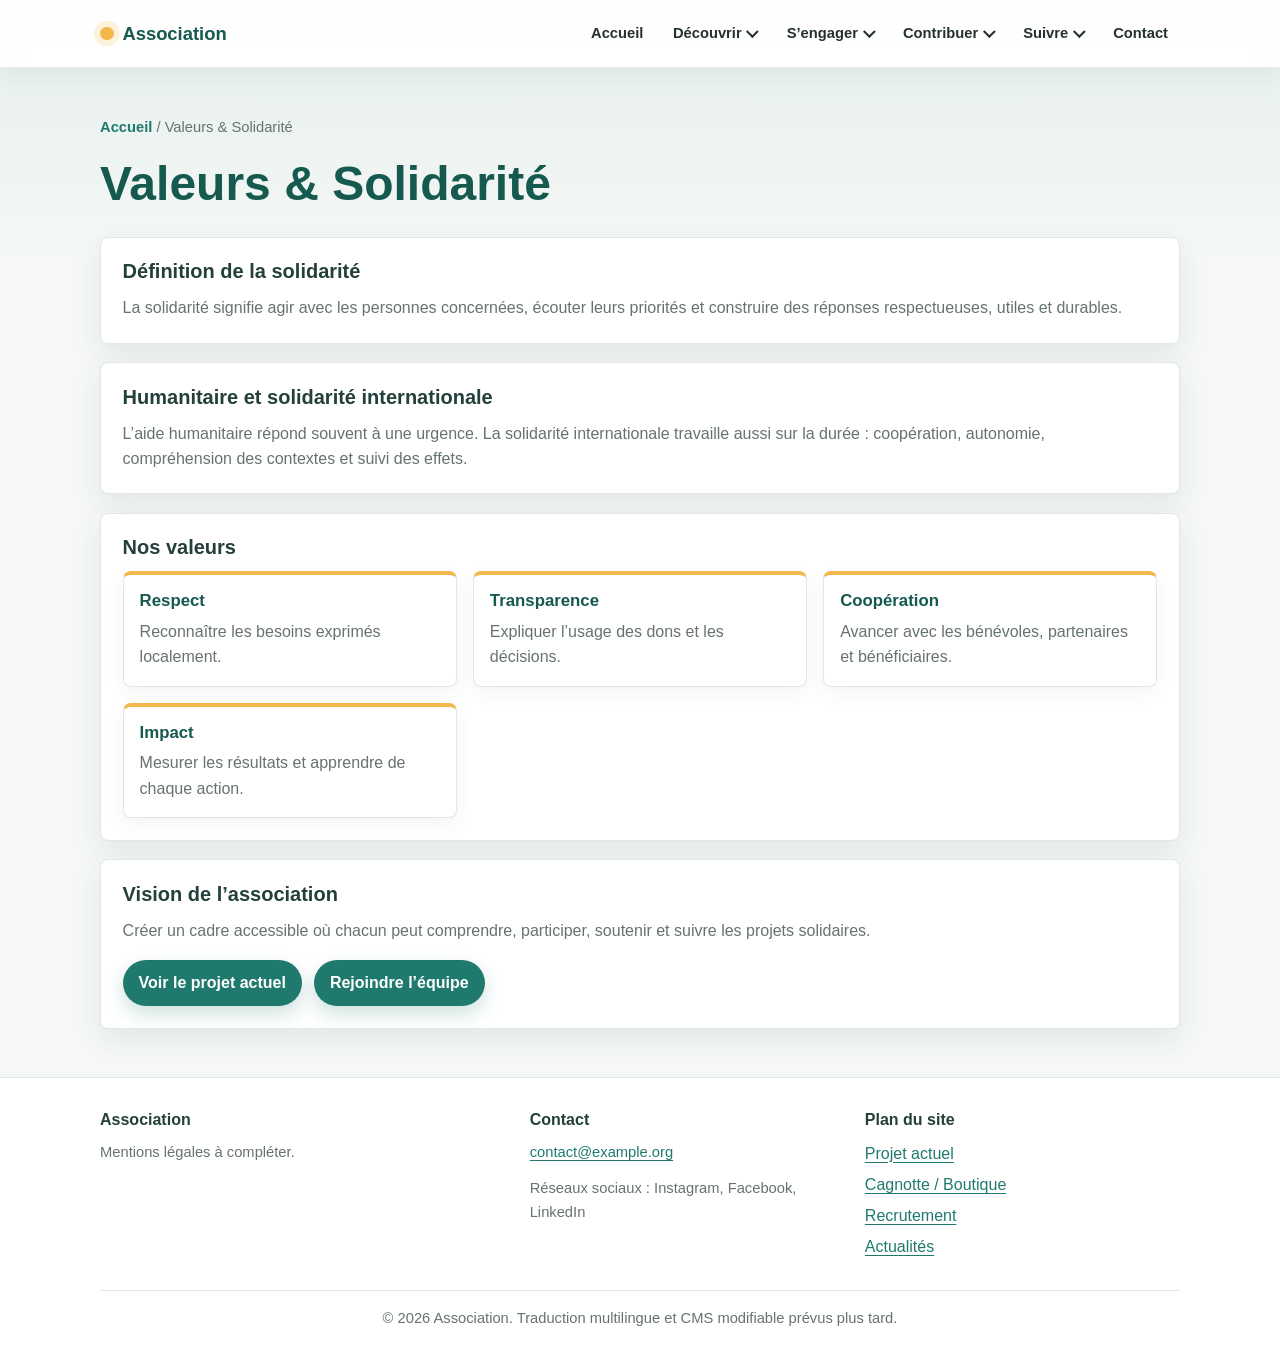
<file: valeurs-solidarite.html>
<!DOCTYPE html>
<html lang="fr">
<head>
    <meta charset="UTF-8">
    <meta name="viewport" content="width=device-width, initial-scale=1.0">
    <title>Valeurs &amp; Solidarité - Association</title>
    <link rel="stylesheet" href="css/style.css">
</head>
<body>
    <header class="site-header">
        <a class="site-logo" href="index.html">Association</a>
        <nav class="site-nav" aria-label="Navigation principale">
            <ul class="nav-list">
                <li><a href="index.html">Accueil</a></li>
                <li class="nav-item-dropdown"><a href="projet-actuel.html">Découvrir</a><ul class="dropdown-menu"><li><a href="projet-actuel.html">Projet actuel</a></li><li><a href="historique.html">Historique</a></li><li><a href="valeurs-solidarite.html">Valeurs &amp; Solidarité</a></li><li><a href="photos-galerie.html">Photos / Galerie</a></li></ul></li>
                <li class="nav-item-dropdown"><a href="recrutement.html">S’engager</a><ul class="dropdown-menu"><li><a href="recrutement.html">Recrutement</a></li><li><a href="partenariats.html">Partenariats</a></li></ul></li>
                <li class="nav-item-dropdown"><a href="cagnotte-boutique.html">Contribuer</a><ul class="dropdown-menu"><li><a href="cagnotte-boutique.html">Cagnotte / Boutique</a></li></ul></li>
                <li class="nav-item-dropdown"><a href="actualites.html">Suivre</a><ul class="dropdown-menu"><li><a href="actualites.html">Actualités</a></li></ul></li>
                <li><a href="contact.html">Contact</a></li>
            </ul>
        </nav>
    </header>

    <main>
        <nav class="breadcrumb" aria-label="Fil d’Ariane"><a href="index.html">Accueil</a> / Valeurs &amp; Solidarité</nav>
        <h1>Valeurs &amp; Solidarité</h1>

        <section>
            <h2>Définition de la solidarité</h2>
            <p>La solidarité signifie agir avec les personnes concernées, écouter leurs priorités et construire des réponses respectueuses, utiles et durables.</p>
        </section>

        <section>
            <h2>Humanitaire et solidarité internationale</h2>
            <p>L’aide humanitaire répond souvent à une urgence. La solidarité internationale travaille aussi sur la durée : coopération, autonomie, compréhension des contextes et suivi des effets.</p>
        </section>

        <section>
            <h2>Nos valeurs</h2>
            <div class="card-grid value-cards">
                <article class="card"><h3>Respect</h3><p>Reconnaître les besoins exprimés localement.</p></article>
                <article class="card"><h3>Transparence</h3><p>Expliquer l’usage des dons et les décisions.</p></article>
                <article class="card"><h3>Coopération</h3><p>Avancer avec les bénévoles, partenaires et bénéficiaires.</p></article>
                <article class="card"><h3>Impact</h3><p>Mesurer les résultats et apprendre de chaque action.</p></article>
            </div>
        </section>

        <section>
            <h2>Vision de l’association</h2>
            <p>Créer un cadre accessible où chacun peut comprendre, participer, soutenir et suivre les projets solidaires.</p>
            <div class="quick-links">
                <a href="projet-actuel.html">Voir le projet actuel</a>
                <a href="recrutement.html">Rejoindre l’équipe</a>
            </div>
        </section>
    </main>

    <footer class="site-footer"><div class="footer-grid"><div><h2>Association</h2><p>Mentions légales à compléter.</p></div><div><h2>Contact</h2><p><a href="contact.html">contact@example.org</a></p><p>Réseaux sociaux : Instagram, Facebook, LinkedIn</p></div><div><h2>Plan du site</h2><ul class="footer-links"><li><a href="projet-actuel.html">Projet actuel</a></li><li><a href="cagnotte-boutique.html">Cagnotte / Boutique</a></li><li><a href="recrutement.html">Recrutement</a></li><li><a href="actualites.html">Actualités</a></li></ul></div></div><p class="footer-bottom">&copy; 2026 Association. Traduction multilingue et CMS modifiable prévus plus tard.</p></footer>
</body>
</html>
</file>
<file: css/style.css>
:root {
    --color-primary: #1f7a6d;
    --color-primary-dark: #15594f;
    --color-secondary: #f2b84b;
    --color-text: #24312f;
    --color-muted: #66736f;
    --color-bg: #f5f8f6;
    --color-surface: #ffffff;
    --color-border: #dfe8e4;
    --shadow-soft: 0 10px 28px rgba(31, 63, 57, 0.09);
    --shadow-hover: 0 14px 34px rgba(31, 63, 57, 0.14);
    --radius-card: 8px;
    --radius-pill: 999px;
    --container: 1080px;
}

* {
    box-sizing: border-box;
}

html {
    scroll-behavior: smooth;
}

body {
    margin: 0;
    font-family: Arial, Helvetica, sans-serif;
    line-height: 1.6;
    color: var(--color-text);
    background:
        linear-gradient(180deg, rgba(31, 122, 109, 0.08), rgba(245, 248, 246, 0) 260px),
        var(--color-bg);
}

a {
    color: var(--color-primary);
    text-underline-offset: 0.18em;
}

a:focus-visible {
    outline: 3px solid rgba(242, 184, 75, 0.7);
    outline-offset: 3px;
}

.site-header {
    position: sticky;
    top: 0;
    z-index: 10;
    display: flex;
    align-items: center;
    justify-content: space-between;
    gap: 1.25rem;
    padding: 0.9rem max(1rem, calc((100vw - var(--container)) / 2));
    background: rgba(255, 255, 255, 0.94);
    border-bottom: 1px solid rgba(223, 232, 228, 0.9);
    box-shadow: 0 6px 22px rgba(31, 63, 57, 0.06);
    backdrop-filter: blur(12px);
}

.site-logo {
    display: inline-flex;
    align-items: center;
    gap: 0.55rem;
    flex: 0 0 auto;
    color: var(--color-primary-dark);
    font-size: 1.15rem;
    font-weight: 800;
    letter-spacing: 0;
    text-decoration: none;
}

.site-logo::before {
    content: "";
    width: 0.85rem;
    height: 0.85rem;
    border-radius: 50%;
    background: var(--color-secondary);
    box-shadow: 0 0 0 6px rgba(242, 184, 75, 0.2);
}

.site-nav {
    min-width: 0;
}

.site-nav ul {
    margin: 0;
    padding: 0;
    list-style: none;
}

.nav-list {
    display: flex;
    flex-wrap: nowrap;
    justify-content: flex-end;
    gap: 0.35rem;
}

.site-nav a {
    display: inline-flex;
    align-items: center;
    min-height: 2.25rem;
    padding: 0.45rem 0.75rem;
    border-radius: var(--radius-pill);
    color: var(--color-text);
    font-size: 0.92rem;
    font-weight: 700;
    text-decoration: none;
    transition: background-color 160ms ease, color 160ms ease, transform 160ms ease;
}

.site-nav a:hover,
.site-nav a:focus {
    color: var(--color-primary-dark);
    background: rgba(31, 122, 109, 0.1);
}

.site-nav a:active {
    transform: translateY(1px);
}

.nav-item-dropdown {
    position: relative;
}

.nav-item-dropdown > a::after {
    content: "";
    width: 0.42rem;
    height: 0.42rem;
    margin-left: 0.42rem;
    border-right: 2px solid currentColor;
    border-bottom: 2px solid currentColor;
    transform: translateY(-0.12rem) rotate(45deg);
}

.dropdown-menu {
    position: absolute;
    top: calc(100% + 0.45rem);
    left: 0;
    z-index: 20;
    min-width: 13rem;
    padding: 0.45rem;
    background: #ffffff;
    border: 1px solid var(--color-border);
    border-radius: var(--radius-card);
    box-shadow: var(--shadow-hover);
    opacity: 0;
    visibility: hidden;
    transform: translateY(-0.35rem);
    transition: opacity 160ms ease, transform 160ms ease, visibility 160ms ease;
}

.dropdown-menu::before {
    content: "";
    position: absolute;
    right: 0;
    bottom: 100%;
    left: 0;
    height: 0.55rem;
}

.nav-item-dropdown:hover .dropdown-menu,
.nav-item-dropdown:focus-within .dropdown-menu {
    opacity: 1;
    visibility: visible;
    transform: translateY(0);
}

.dropdown-menu a {
    width: 100%;
    justify-content: flex-start;
    border-radius: 6px;
    white-space: nowrap;
}

.dropdown-menu a:hover,
.dropdown-menu a:focus {
    background: rgba(31, 122, 109, 0.1);
}

main {
    width: min(100% - 2rem, var(--container));
    margin: 3rem auto;
}

.breadcrumb {
    margin-bottom: 1rem;
    color: var(--color-muted);
    font-size: 0.92rem;
}

.breadcrumb a {
    font-weight: 700;
    text-decoration: none;
}

h1,
h2,
h3 {
    line-height: 1.2;
    letter-spacing: 0;
}

h1 {
    margin: 0 0 1.5rem;
    color: var(--color-primary-dark);
    font-size: 3rem;
}

h2 {
    margin: 0 0 0.75rem;
    color: #23403b;
    font-size: 1.25rem;
}

h3 {
    margin: 0 0 0.45rem;
    color: var(--color-primary-dark);
    font-size: 1.05rem;
}

p {
    margin: 0;
    color: var(--color-muted);
}

p + p {
    margin-top: 0.8rem;
}

section {
    margin: 1.15rem 0;
    padding: 1.35rem;
    background: var(--color-surface);
    border: 1px solid var(--color-border);
    border-radius: var(--radius-card);
    box-shadow: var(--shadow-soft);
    transition: box-shadow 180ms ease, transform 180ms ease;
}

section:hover,
.card:hover {
    transform: translateY(-2px);
    box-shadow: var(--shadow-hover);
}

.hero {
    padding: 2rem;
    background: linear-gradient(135deg, rgba(31, 122, 109, 0.12), rgba(242, 184, 75, 0.18)), #ffffff;
}

.hero-compact {
    padding: 1.5rem;
}

.lead {
    max-width: 760px;
    color: #40504c;
    font-size: 1.15rem;
}

.eyebrow {
    margin-bottom: 0.45rem;
    color: var(--color-primary);
    font-size: 0.82rem;
    font-weight: 800;
    letter-spacing: 0.08em;
    text-transform: uppercase;
}

.cta-row,
.quick-links {
    display: flex;
    flex-wrap: wrap;
    gap: 0.75rem;
    margin-top: 1rem;
}

.button,
.quick-links a,
main p:only-child a,
main p:last-child a {
    display: inline-flex;
    align-items: center;
    justify-content: center;
    min-height: 2.65rem;
    padding: 0.65rem 1rem;
    color: #ffffff;
    background: var(--color-primary);
    border: 0;
    border-radius: var(--radius-pill);
    box-shadow: 0 8px 18px rgba(31, 122, 109, 0.22);
    cursor: pointer;
    font: inherit;
    font-weight: 800;
    text-decoration: none;
    transition: background-color 160ms ease, box-shadow 160ms ease, transform 160ms ease;
}

.button:hover,
.button:focus,
.quick-links a:hover,
.quick-links a:focus,
main p:only-child a:hover,
main p:only-child a:focus,
main p:last-child a:hover,
main p:last-child a:focus {
    color: #ffffff;
    background: var(--color-primary-dark);
    box-shadow: 0 10px 22px rgba(21, 89, 79, 0.26);
}

.button:active,
.quick-links a:active,
main p:only-child a:active,
main p:last-child a:active {
    transform: translateY(1px);
}

.button-secondary {
    background: var(--color-secondary);
    color: #2c2615;
    box-shadow: 0 8px 18px rgba(194, 138, 34, 0.22);
}

.button-secondary:hover,
.button-secondary:focus {
    color: #2c2615;
    background: #e4a931;
}

.button-light {
    color: var(--color-primary-dark);
    background: #ffffff;
    border: 1px solid var(--color-border);
    box-shadow: none;
}

.button-light:hover,
.button-light:focus {
    color: var(--color-primary-dark);
    background: #f2f7f5;
}

.card-grid {
    display: grid;
    grid-template-columns: repeat(3, 1fr);
    gap: 1rem;
}

.card {
    padding: 1rem;
    background: #ffffff;
    border: 1px solid var(--color-border);
    border-radius: var(--radius-card);
    box-shadow: 0 6px 18px rgba(31, 63, 57, 0.06);
    transition: box-shadow 180ms ease, transform 180ms ease;
}

.card a {
    display: inline-flex;
    margin-top: 0.8rem;
    font-weight: 800;
    text-decoration: none;
}

.value-cards .card {
    border-top: 4px solid var(--color-secondary);
}

.gallery-grid {
    display: grid;
    gap: 1rem;
}

.gallery-grid p {
    padding: 1rem;
    color: var(--color-text);
    background: #f7faf8;
    border: 1px dashed #b9cbc4;
    border-radius: var(--radius-card);
}

.gallery-preview {
    display: grid;
    grid-template-columns: repeat(3, 1fr);
    gap: 1rem;
}

.card-grid + p,
.gallery-preview + p {
    margin-top: 1.25rem;
}

.gallery-large {
    grid-template-columns: repeat(3, 1fr);
}

.photo-placeholder {
    display: grid;
    min-height: 150px;
    place-items: center;
    padding: 1rem;
    color: var(--color-primary-dark);
    font-weight: 800;
    text-align: center;
    background:
        linear-gradient(135deg, rgba(31, 122, 109, 0.16), rgba(242, 184, 75, 0.22)),
        #f7faf8;
    border: 1px dashed #b9cbc4;
    border-radius: var(--radius-card);
}

.timeline,
.clean-list {
    margin: 0;
    padding-left: 1.2rem;
    color: var(--color-muted);
}

.timeline li,
.clean-list li {
    margin: 0.7rem 0;
}

.progress {
    height: 0.85rem;
    margin: 0.4rem 0 0.9rem;
    overflow: hidden;
    background: #e5efeb;
    border-radius: var(--radius-pill);
}

.progress span {
    display: block;
    height: 100%;
    background: linear-gradient(90deg, var(--color-primary), var(--color-secondary));
}

.embed-placeholder,
.notice {
    background: #fffaf0;
    border-color: #f1d79b;
}

.form-simple {
    display: grid;
    gap: 1rem;
}

.form-simple label {
    display: grid;
    gap: 0.35rem;
    color: var(--color-text);
    font-weight: 700;
}

.form-simple input,
.form-simple textarea {
    width: 100%;
    padding: 0.75rem 0.85rem;
    color: var(--color-text);
    font: inherit;
    background: #ffffff;
    border: 1px solid var(--color-border);
    border-radius: 6px;
}

.form-simple input:focus,
.form-simple textarea:focus {
    outline: 3px solid rgba(242, 184, 75, 0.45);
    border-color: var(--color-primary);
}

.site-footer {
    padding: 2rem max(1rem, calc((100vw - var(--container)) / 2)) 1rem;
    color: var(--color-muted);
    background: #ffffff;
    border-top: 1px solid var(--color-border);
}

.footer-grid {
    display: grid;
    grid-template-columns: 1.3fr 1fr 1fr;
    gap: 1.25rem;
    text-align: left;
}

.site-footer h2 {
    font-size: 1rem;
}

.site-footer p {
    color: inherit;
    font-size: 0.92rem;
}

.footer-links {
    margin: 0;
    padding: 0;
    list-style: none;
}

.footer-links li {
    margin: 0.35rem 0;
}

.footer-bottom {
    margin-top: 1.5rem;
    padding-top: 1rem;
    text-align: center;
    border-top: 1px solid var(--color-border);
}

@media (max-width: 900px) {
    .site-header {
        align-items: flex-start;
        flex-direction: column;
        gap: 0.8rem;
    }

    .nav-list {
        flex-wrap: wrap;
        justify-content: flex-start;
    }

    main {
        margin: 2.25rem auto;
    }

    h1 {
        font-size: 2.4rem;
    }

    .card-grid,
    .gallery-preview,
    .gallery-large,
    .footer-grid {
        grid-template-columns: repeat(2, 1fr);
    }
}

@media (max-width: 640px) {
    .site-header {
        position: static;
        padding: 1rem;
    }

    .site-nav {
        width: 100%;
    }

    .nav-list {
        display: grid;
        grid-template-columns: 1fr;
        gap: 0.35rem;
        width: 100%;
    }

    .site-nav a {
        width: 100%;
        justify-content: space-between;
        white-space: normal;
    }

    .nav-item-dropdown > a {
        color: var(--color-primary-dark);
        background: rgba(31, 122, 109, 0.08);
    }

    .dropdown-menu {
        position: static;
        min-width: 0;
        margin: 0.25rem 0 0.4rem 0.75rem;
        padding: 0.25rem 0 0.25rem 0.75rem;
        border: 0;
        border-left: 2px solid rgba(31, 122, 109, 0.2);
        border-radius: 0;
        box-shadow: none;
        background: transparent;
        opacity: 1;
        visibility: visible;
        transform: none;
    }

    .dropdown-menu::before {
        display: none;
    }

    .dropdown-menu a {
        min-height: 2rem;
        padding: 0.35rem 0.7rem;
        background: transparent;
    }

    main {
        width: min(100% - 1rem, var(--container));
        margin: 1.5rem auto;
    }

    h1 {
        font-size: 2rem;
    }

    section {
        margin: 0.9rem 0;
        padding: 1rem;
    }

    .hero {
        padding: 1.2rem;
    }

    .card-grid,
    .gallery-preview,
    .gallery-large,
    .footer-grid {
        grid-template-columns: 1fr;
    }

    .button,
    .quick-links a {
        width: 100%;
    }
}
</file>
